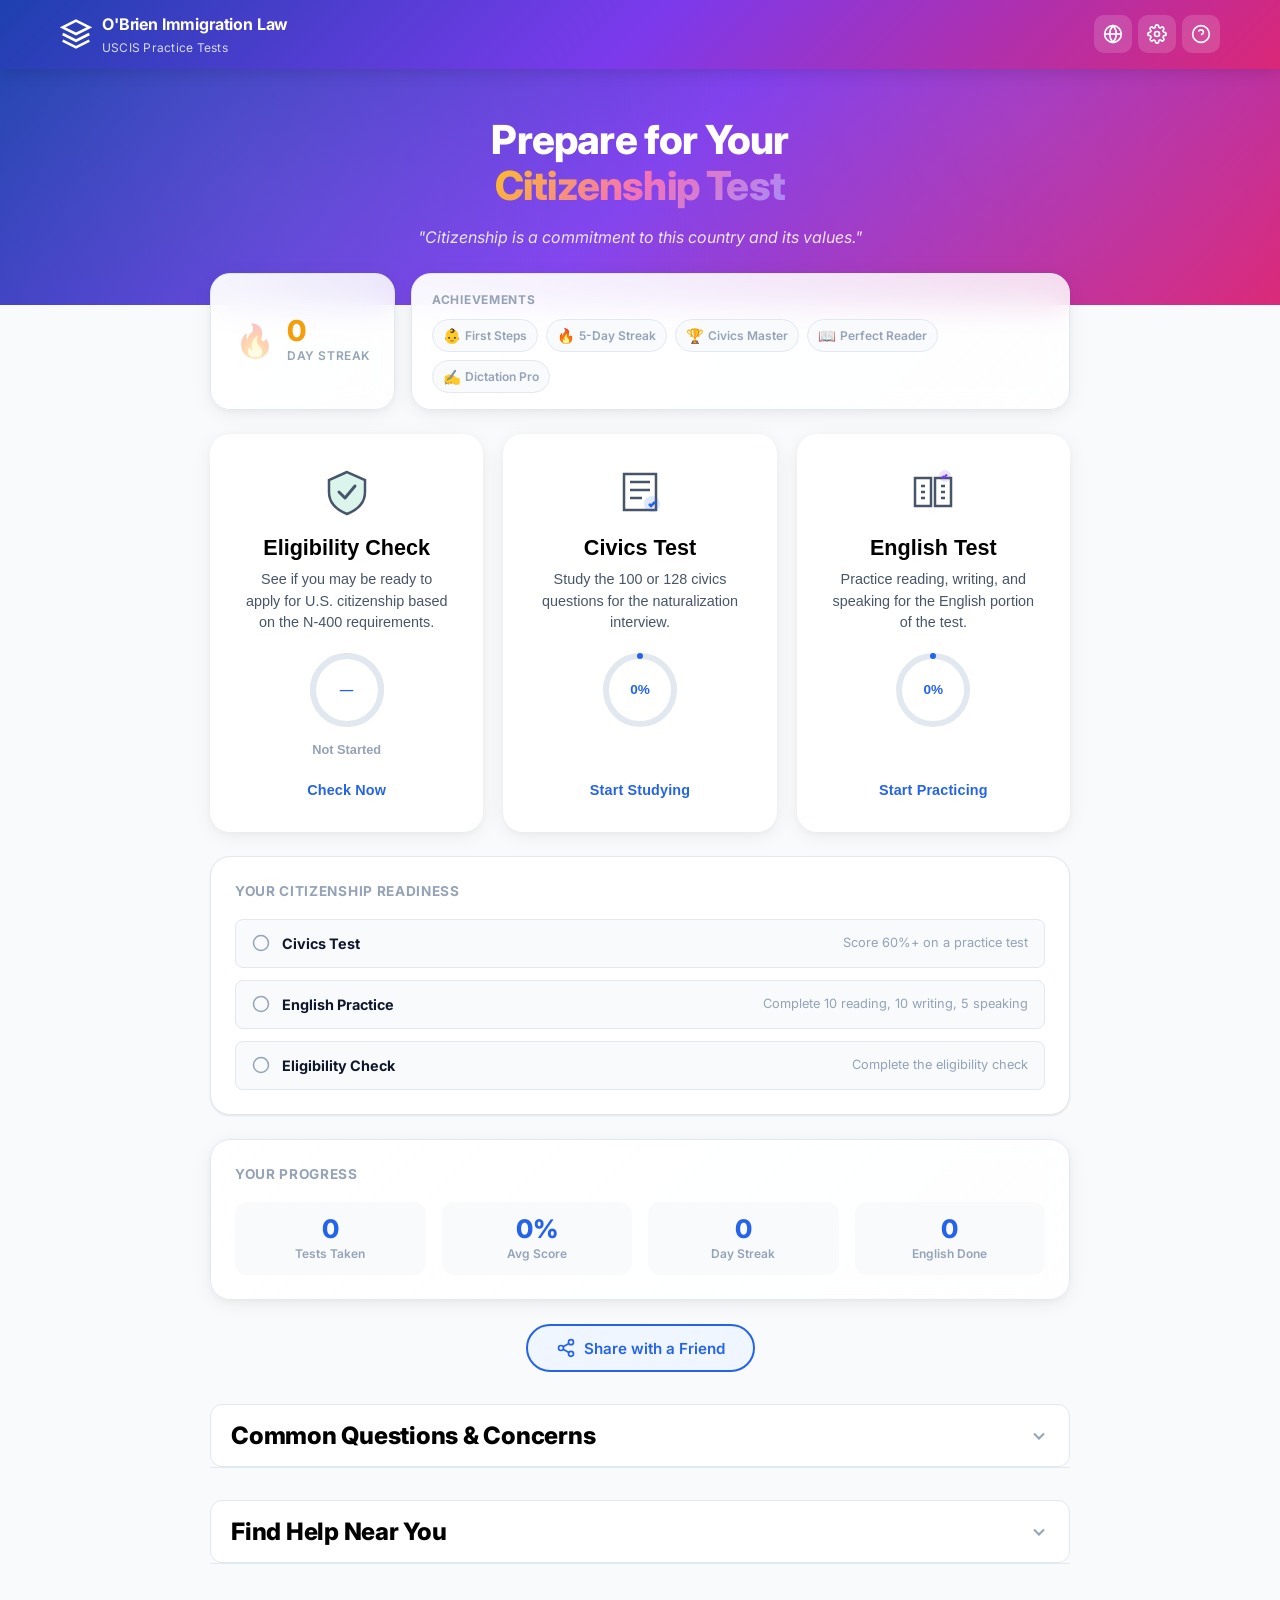
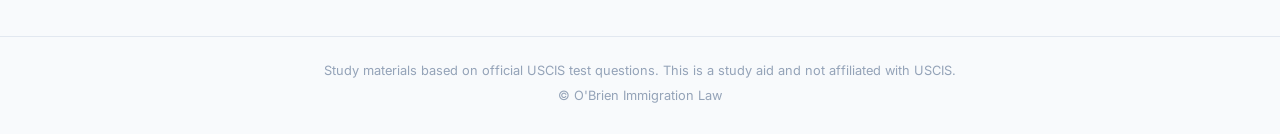
<file: index.html>
<!DOCTYPE html>
<html lang="en">
<head>
    <meta charset="UTF-8">
    <meta name="viewport" content="width=device-width, initial-scale=1.0">
    <title>USCIS Practice Test | O'Brien Immigration Law</title>
    <link rel="stylesheet" href="civics.css">
    <link rel="preconnect" href="https://fonts.googleapis.com">
    <link rel="preconnect" href="https://fonts.gstatic.com" crossorigin>
    <link href="https://fonts.googleapis.com/css2?family=Inter:wght@400;500;600;700;800&display=swap" rel="stylesheet">
</head>
<body>
    <!-- Confetti overlay -->
    <div id="confettiOverlay" class="confetti-overlay" aria-hidden="true"></div>

    <!-- Save indicator toast -->
    <div id="saveIndicator" class="save-indicator" aria-live="polite">
        <svg viewBox="0 0 24 24" fill="none" stroke="currentColor" stroke-width="2" width="16" height="16"><path d="M22 11.08V12a10 10 0 1 1-5.93-9.14"/><polyline points="22 4 12 14.01 9 11.01"/></svg>
        <span data-i18n="saved">Saved</span>
    </div>

    <!-- Share toast -->
    <div id="shareToast" class="share-toast" aria-live="polite"></div>

    <!-- Hidden landing (kept for language dropdown reference) -->
    <div id="landingPage" style="display:none;">
        <div class="landing-lang">
            <div class="lang-dropdown" id="landingLangDropdown" style="display:none;"></div>
        </div>
    </div>

    <!-- Header -->
    <header class="header" role="banner" id="mainHeader">
        <div class="header-inner">
            <div class="brand" id="brandHome" role="button" tabindex="0" aria-label="Go to home screen">
                <svg class="brand-icon" viewBox="0 0 24 24" fill="none" stroke="currentColor" stroke-width="2" aria-hidden="true">
                    <path d="M12 2L2 7l10 5 10-5-10-5zM2 17l10 5 10-5M2 12l10 5 10-5"/>
                </svg>
                <div>
                    <div class="brand-name">O'Brien Immigration Law</div>
                    <div class="brand-subtitle">USCIS Practice Tests</div>
                </div>
            </div>
            <div class="header-actions">
                <!-- Language selector in header -->
                <div class="header-lang-wrapper">
                    <button class="icon-btn" id="headerLangBtn" aria-label="Select language" title="Language">
                        <svg viewBox="0 0 24 24" fill="none" stroke="currentColor" stroke-width="2" width="20" height="20"><circle cx="12" cy="12" r="10"/><line x1="2" y1="12" x2="22" y2="12"/><path d="M12 2a15.3 15.3 0 0 1 4 10 15.3 15.3 0 0 1-4 10 15.3 15.3 0 0 1-4-10 15.3 15.3 0 0 1 4-10z"/></svg>
                    </button>
                    <div class="lang-dropdown" id="headerLangDropdown" style="display:none;"></div>
                </div>
                <!-- User menu placeholder for future use -->
                <button class="icon-btn" id="settingsToggle" aria-label="Settings" title="Settings">
                    <svg viewBox="0 0 24 24" fill="none" stroke="currentColor" stroke-width="2" width="20" height="20"><circle cx="12" cy="12" r="3"/><path d="M19.4 15a1.65 1.65 0 0 0 .33 1.82l.06.06a2 2 0 0 1-2.83 2.83l-.06-.06a1.65 1.65 0 0 0-1.82-.33 1.65 1.65 0 0 0-1 1.51V21a2 2 0 0 1-4 0v-.09A1.65 1.65 0 0 0 9 19.4a1.65 1.65 0 0 0-1.82.33l-.06.06a2 2 0 0 1-2.83-2.83l.06-.06A1.65 1.65 0 0 0 4.68 15a1.65 1.65 0 0 0-1.51-1H3a2 2 0 0 1 0-4h.09A1.65 1.65 0 0 0 4.6 9a1.65 1.65 0 0 0-.33-1.82l-.06-.06a2 2 0 0 1 2.83-2.83l.06.06A1.65 1.65 0 0 0 9 4.68a1.65 1.65 0 0 0 1-1.51V3a2 2 0 0 1 4 0v.09a1.65 1.65 0 0 0 1 1.51 1.65 1.65 0 0 0 1.82-.33l.06-.06a2 2 0 0 1 2.83 2.83l-.06.06A1.65 1.65 0 0 0 19.4 9a1.65 1.65 0 0 0 1.51 1H21a2 2 0 0 1 0 4h-.09a1.65 1.65 0 0 0-1.51 1z"/></svg>
                </button>
                <button class="icon-btn" id="shortcutsToggle" aria-label="Keyboard shortcuts" title="Keyboard shortcuts">
                    <svg viewBox="0 0 24 24" fill="none" stroke="currentColor" stroke-width="2" width="20" height="20"><circle cx="12" cy="12" r="10"/><path d="M9.09 9a3 3 0 0 1 5.83 1c0 2-3 3-3 3"/><line x1="12" y1="17" x2="12.01" y2="17"/></svg>
                </button>
                <button class="back-btn" id="backBtn" aria-label="Go back" style="display:none;">
                    <svg viewBox="0 0 24 24" fill="none" stroke="currentColor" stroke-width="2" width="20" height="20"><path d="M19 12H5M12 19l-7-7 7-7"/></svg>
                    <span data-i18n="back">Back</span>
                </button>
            </div>
        </div>
    </header>

    <!-- Settings Modal -->
    <div id="settingsModal" class="modal-overlay" style="display:none;" role="dialog" aria-label="Settings" aria-modal="true">
        <div class="modal-card glass-card">
            <div class="modal-header">
                <h2>Settings</h2>
                <button class="icon-btn" id="settingsClose" aria-label="Close settings">
                    <svg viewBox="0 0 24 24" fill="none" stroke="currentColor" stroke-width="2" width="20" height="20"><line x1="18" y1="6" x2="6" y2="18"/><line x1="6" y1="6" x2="18" y2="18"/></svg>
                </button>
            </div>
            <div class="modal-body">
                <div class="setting-group">
                    <label class="setting-label" for="voiceSelect">Voice</label>
                    <select id="voiceSelect" class="setting-select" aria-label="Select voice">
                        <option value="">Loading voices...</option>
                    </select>
                    <p class="setting-help">Choose a voice for text-to-speech.</p>
                </div>
                <div class="setting-group">
                    <label class="setting-label">Sound Effects</label>
                    <div class="toggle-row">
                        <span class="toggle-label-text">Play sounds for correct/wrong answers</span>
                        <button class="toggle-switch" id="soundToggle" role="switch" aria-checked="true" aria-label="Toggle sound effects">
                            <span class="toggle-knob"></span>
                        </button>
                    </div>
                </div>
            </div>
        </div>
    </div>

    <!-- Shortcuts Modal -->
    <div id="shortcutsModal" class="modal-overlay" style="display:none;" role="dialog" aria-label="Keyboard shortcuts" aria-modal="true">
        <div class="modal-card glass-card">
            <div class="modal-header">
                <h2>Keyboard Shortcuts</h2>
                <button class="icon-btn" id="shortcutsClose" aria-label="Close shortcuts">
                    <svg viewBox="0 0 24 24" fill="none" stroke="currentColor" stroke-width="2" width="20" height="20"><line x1="18" y1="6" x2="6" y2="18"/><line x1="6" y1="6" x2="18" y2="18"/></svg>
                </button>
            </div>
            <div class="modal-body">
                <div class="shortcut-list">
                    <div class="shortcut-item"><kbd>Space</kbd><span>Flip flashcard</span></div>
                    <div class="shortcut-item"><kbd>&larr;</kbd><span>Previous card</span></div>
                    <div class="shortcut-item"><kbd>&rarr;</kbd><span>Next card</span></div>
                    <div class="shortcut-item"><kbd>R</kbd><span>Read aloud</span></div>
                    <div class="shortcut-item"><kbd>S</kbd><span>Shuffle cards</span></div>
                    <div class="shortcut-item"><kbd>1</kbd><span>I Got It Right</span></div>
                    <div class="shortcut-item"><kbd>2</kbd><span>I Got It Wrong</span></div>
                </div>
            </div>
        </div>
    </div>

    <!-- Achievement Toast -->
    <div id="achievementToast" class="achievement-toast" style="display:none;" aria-live="polite">
        <div class="achievement-toast-inner">
            <span class="achievement-toast-icon" id="achievementToastIcon"></span>
            <div>
                <div class="achievement-toast-title" id="achievementToastTitle"></div>
                <div class="achievement-toast-desc" id="achievementToastDesc"></div>
            </div>
        </div>
    </div>

    <!-- ========== HOME SCREEN ========== -->
    <main id="homeScreen" class="home-screen" role="main">
        <!-- Hero -->
        <div class="hero">
            <div class="hero-pattern"></div>
            <div class="hero-content">
                <h1 class="hero-title" data-i18n-html="hero_title">Prepare for Your<br><span class="gradient-text">Citizenship Test</span></h1>
                <p class="hero-quote" id="heroQuote"></p>
            </div>
        </div>

        <div class="home-container">
            <!-- Streak + Achievements row -->
            <div class="streak-achievements-row">
                <div class="streak-card glass-card" id="streakCard">
                    <div class="streak-flame" id="streakFlame">&#128293;</div>
                    <div class="streak-info">
                        <div class="streak-count" id="homeStreakCount">0</div>
                        <div class="streak-label" data-i18n="day_streak">Day Streak</div>
                    </div>
                </div>
                <div class="achievements-card glass-card" id="achievementsCard">
                    <div class="achievements-title" data-i18n="achievements">Achievements</div>
                    <div class="achievements-badges" id="achievementsBadges"></div>
                </div>
            </div>

            <!-- Main cards -->
            <div class="home-cards">
                <button class="home-card glass-card" id="eligibilityCard" aria-label="N-400 Eligibility Check">
                    <div class="home-card-icon">
                        <svg viewBox="0 0 48 48" fill="none" stroke="currentColor" stroke-width="2.5" width="48" height="48">
                            <path d="M24 4L6 12v12c0 11 8 18 18 22 10-4 18-11 18-22V12L24 4z" fill="var(--success)" stroke="none" opacity="0.15"/>
                            <path d="M24 4L6 12v12c0 11 8 18 18 22 10-4 18-11 18-22V12L24 4z"/>
                            <polyline points="16 24 22 30 32 18" stroke-width="3" stroke-linecap="round" stroke-linejoin="round"/>
                        </svg>
                    </div>
                    <h2 class="home-card-title" data-i18n="eligibility_check">Eligibility Check</h2>
                    <p class="home-card-desc">See if you may be ready to apply for U.S. citizenship based on the N-400 requirements.</p>
                    <div class="home-card-progress" id="eligibilityProgress">
                        <svg class="elig-donut-svg" viewBox="0 0 80 80" id="eligDonut">
                            <circle class="progress-ring-bg" cx="40" cy="40" r="34" fill="none" stroke-width="6"/>
                            <circle class="elig-donut-green" cx="40" cy="40" r="34" fill="none" stroke-width="6" stroke-dasharray="0 213.63" stroke-dashoffset="0"/>
                            <circle class="elig-donut-yellow" cx="40" cy="40" r="34" fill="none" stroke-width="6" stroke-dasharray="0 213.63" stroke-dashoffset="0"/>
                            <circle class="elig-donut-red" cx="40" cy="40" r="34" fill="none" stroke-width="6" stroke-dasharray="0 213.63" stroke-dashoffset="0"/>
                            <circle class="elig-donut-gray" cx="40" cy="40" r="34" fill="none" stroke-width="6" stroke-dasharray="0 213.63" stroke-dashoffset="0"/>
                        </svg>
                        <span class="progress-ring-text" id="eligRingText"></span>
                    </div>
                    <div class="home-card-status" id="eligibilityStatus"></div>
                    <span class="home-card-action" data-i18n="check_now">Check Now <svg viewBox="0 0 24 24" fill="none" stroke="currentColor" stroke-width="2.5" width="16" height="16"><line x1="5" y1="12" x2="19" y2="12"/><polyline points="12 5 19 12 12 19"/></svg></span>
                </button>

                <button class="home-card glass-card" id="civicsCard" aria-label="Practice Civics Test">
                    <div class="home-card-icon">
                        <svg viewBox="0 0 48 48" fill="none" stroke="currentColor" stroke-width="2.5" width="48" height="48"><path d="M8 6h32v36H8z" rx="3"/><path d="M14 14h20M14 22h20M14 30h12"/><circle cx="36" cy="36" r="8" fill="var(--primary)" stroke="none" opacity="0.15"/><path d="M33 36l2 2 4-4" stroke="var(--primary)" stroke-width="2.5"/></svg>
                    </div>
                    <h2 class="home-card-title" data-i18n="civics_test">Civics Test</h2>
                    <p class="home-card-desc">Study the 100 or 128 civics questions for the naturalization interview.</p>
                    <div class="home-card-progress" id="civicsProgress">
                        <svg class="progress-ring-svg" viewBox="0 0 80 80">
                            <circle class="progress-ring-bg" cx="40" cy="40" r="34" fill="none" stroke-width="6"/>
                            <circle class="progress-ring-fill" id="civicsRingFill" cx="40" cy="40" r="34" fill="none" stroke-width="6" stroke-dasharray="213.63" stroke-dashoffset="213.63"/>
                        </svg>
                        <span class="progress-ring-text" id="civicsRingText">0%</span>
                    </div>
                    <div class="home-card-status" id="civicsStatus"></div>
                    <span class="home-card-action" data-i18n="start_studying">Start Studying <svg viewBox="0 0 24 24" fill="none" stroke="currentColor" stroke-width="2.5" width="16" height="16"><line x1="5" y1="12" x2="19" y2="12"/><polyline points="12 5 19 12 12 19"/></svg></span>
                </button>

                <button class="home-card glass-card" id="englishCard" aria-label="Practice English Test">
                    <div class="home-card-icon">
                        <svg viewBox="0 0 48 48" fill="none" stroke="currentColor" stroke-width="2.5" width="48" height="48"><path d="M6 10h16v28H6z" rx="2"/><path d="M26 10h16v28H26z" rx="2"/><path d="M12 18h4M12 24h4M12 30h4M32 18h4M32 24h4M32 30h4"/><circle cx="36" cy="8" r="6" fill="var(--secondary)" stroke="none" opacity="0.15"/><path d="M33.5 8l1.5 1.5 3-3" stroke="var(--secondary)" stroke-width="2"/></svg>
                    </div>
                    <h2 class="home-card-title" data-i18n="english_test">English Test</h2>
                    <p class="home-card-desc">Practice reading, writing, and speaking for the English portion of the test.</p>
                    <div class="home-card-progress" id="englishProgress">
                        <svg class="progress-ring-svg" viewBox="0 0 80 80">
                            <circle class="progress-ring-bg" cx="40" cy="40" r="34" fill="none" stroke-width="6"/>
                            <circle class="progress-ring-fill" id="englishRingFill" cx="40" cy="40" r="34" fill="none" stroke-width="6" stroke-dasharray="213.63" stroke-dashoffset="213.63"/>
                        </svg>
                        <span class="progress-ring-text" id="englishRingText">0%</span>
                    </div>
                    <div class="home-card-status" id="englishStatus"></div>
                    <span class="home-card-action" data-i18n="start_practicing">Start Practicing <svg viewBox="0 0 24 24" fill="none" stroke="currentColor" stroke-width="2.5" width="16" height="16"><line x1="5" y1="12" x2="19" y2="12"/><polyline points="12 5 19 12 12 19"/></svg></span>
                </button>
            </div>

            <!-- Ready to Apply / Progress Section -->
            <div id="readyToApply"></div>

            <!-- Quick Stats -->
            <div class="quick-stats glass-card" id="quickStats">
                <h3 class="quick-stats-title" data-i18n="your_progress">Your Progress</h3>
                <div class="quick-stats-grid" id="quickStatsGrid"></div>
            </div>

            <!-- Share with a Friend -->
            <div class="share-section" id="shareSection">
                <button class="share-toggle-btn" id="shareToggleBtn">
                    <svg viewBox="0 0 24 24" fill="none" stroke="currentColor" stroke-width="2" width="20" height="20"><circle cx="18" cy="5" r="3"/><circle cx="6" cy="12" r="3"/><circle cx="18" cy="19" r="3"/><line x1="8.59" y1="13.51" x2="15.42" y2="17.49"/><line x1="15.41" y1="6.51" x2="8.59" y2="10.49"/></svg>
                    <span data-i18n="share_with_friend">Share with a Friend</span>
                </button>
                <div class="share-card glass-card" id="shareCard" style="display:none;">
                    <div class="share-tabs">
                        <button class="share-tab active" id="shareTabSms" data-i18n="share_tab_sms">Text Message</button>
                        <button class="share-tab" id="shareTabEmail" data-i18n="share_tab_email">Email</button>
                    </div>
                    <div class="share-form" id="shareSmsForm">
                        <div class="share-field">
                            <label for="shareSmsName" data-i18n="share_your_name">Your Name</label>
                            <input type="text" id="shareSmsName" placeholder="Your name" autocomplete="given-name">
                        </div>
                        <div class="share-field">
                            <label for="sharePhone" data-i18n="share_phone_label">Phone Number</label>
                            <input type="tel" id="sharePhone" placeholder="+1 (555) 123-4567" autocomplete="tel">
                        </div>
                        <div class="share-field">
                            <label for="shareSmsLang" data-i18n="share_language_label">Message Language</label>
                            <select id="shareSmsLang" class="share-lang-select"></select>
                        </div>
                        <div class="share-preview" id="shareSmsPreview"></div>
                        <button class="share-send-btn" id="shareSendSms" data-i18n="share_send">Send</button>
                    </div>
                    <div class="share-form" id="shareEmailForm" style="display:none;">
                        <div class="share-field">
                            <label for="shareEmailName" data-i18n="share_your_name">Your Name</label>
                            <input type="text" id="shareEmailName" placeholder="Your name" autocomplete="given-name">
                        </div>
                        <div class="share-field">
                            <label for="shareEmail" data-i18n="share_email_label">Email Address</label>
                            <input type="email" id="shareEmail" placeholder="friend@example.com" autocomplete="email">
                        </div>
                        <div class="share-field">
                            <label for="shareEmailLang" data-i18n="share_language_label">Message Language</label>
                            <select id="shareEmailLang" class="share-lang-select"></select>
                        </div>
                        <div class="share-preview" id="shareEmailPreview"></div>
                        <div class="share-email-note" id="shareEmailNote" style="display:none;" data-i18n="share_email_coming_soon">Email sharing coming soon. Use text message for now.</div>
                        <button class="share-send-btn" id="shareSendEmail" data-i18n="share_send">Send</button>
                    </div>
                </div>
            </div>

            <!-- FAQ Section (collapsible) -->
            <div class="collapsible-section" id="faqSection">
                <button class="collapsible-header" id="faqToggle" aria-expanded="false">
                    <h2 class="collapsible-title" data-i18n="common_questions">Common Questions &amp; Concerns</h2>
                    <span class="collapsible-chevron"><svg viewBox="0 0 24 24" fill="none" stroke="currentColor" stroke-width="2.5" width="20" height="20"><polyline points="6 9 12 15 18 9"/></svg></span>
                </button>
                <div class="collapsible-body" id="faqBody">
                <p class="faq-section-subtitle" data-i18n="faq_subtitle">Answers to the questions applicants ask most often.</p>

                <div class="faq-category">
                    <h3 class="faq-category-title"><span class="faq-cat-icon">&#128176;</span> <span data-i18n="faq_cat_money">Money &amp; Costs</span></h3>
                    <div class="faq-item">
                        <button class="faq-question" aria-expanded="false"><span data-i18n="faq_q_cost">How much does it cost to apply for citizenship?</span><span class="faq-chevron"><svg viewBox="0 0 24 24" fill="none" stroke="currentColor" stroke-width="2.5" width="18" height="18"><polyline points="6 9 12 15 18 9"/></svg></span></button>
                        <div class="faq-answer"><p data-i18n="faq_a_cost">The N-400 filing fee is $760 (or $710 online). Fee waivers are available for low-income applicants using Form I-912.</p></div>
                    </div>
                    <div class="faq-item">
                        <button class="faq-question" aria-expanded="false"><span data-i18n="faq_q_fee_help">Can I get help paying for it?</span><span class="faq-chevron"><svg viewBox="0 0 24 24" fill="none" stroke="currentColor" stroke-width="2.5" width="18" height="18"><polyline points="6 9 12 15 18 9"/></svg></span></button>
                        <div class="faq-answer"><p data-i18n="faq_a_fee_help">Yes. Many non-profit organizations offer fee assistance. See the resources section below.</p></div>
                    </div>
                </div>

                <div class="faq-category">
                    <h3 class="faq-category-title"><span class="faq-cat-icon">&#128274;</span> <span data-i18n="faq_cat_privacy">Privacy &amp; Safety</span></h3>
                    <div class="faq-item">
                        <button class="faq-question" aria-expanded="false"><span data-i18n="faq_q_info_shared">Will my information be shared?</span><span class="faq-chevron"><svg viewBox="0 0 24 24" fill="none" stroke="currentColor" stroke-width="2.5" width="18" height="18"><polyline points="6 9 12 15 18 9"/></svg></span></button>
                        <div class="faq-answer"><p data-i18n="faq_a_info_shared">USCIS keeps your application confidential. Information is protected under federal privacy laws.</p></div>
                    </div>
                    <div class="faq-item">
                        <button class="faq-question" aria-expanded="false"><span data-i18n="faq_q_dv">Can I apply if I'm in a domestic violence situation?</span><span class="faq-chevron"><svg viewBox="0 0 24 24" fill="none" stroke="currentColor" stroke-width="2.5" width="18" height="18"><polyline points="6 9 12 15 18 9"/></svg></span></button>
                        <div class="faq-answer"><p data-i18n="faq_a_dv">Yes. VAWA (Violence Against Women Act) protections may apply. Contact a legal aid organization for confidential help.</p></div>
                    </div>
                </div>

                <div class="faq-category">
                    <h3 class="faq-category-title"><span class="faq-cat-icon">&#9878;&#65039;</span> <span data-i18n="faq_cat_criminal">Criminal Background</span></h3>
                    <div class="faq-item">
                        <button class="faq-question" aria-expanded="false"><span data-i18n="faq_q_arrested_dropped">I was arrested but charges were dropped. Do I still have to disclose it?</span><span class="faq-chevron"><svg viewBox="0 0 24 24" fill="none" stroke="currentColor" stroke-width="2.5" width="18" height="18"><polyline points="6 9 12 15 18 9"/></svg></span></button>
                        <div class="faq-answer"><p data-i18n="faq_a_arrested_dropped">Yes. You must disclose ALL arrests, charges, citations, and detentions &mdash; even if dismissed, expunged, or sealed.</p></div>
                    </div>
                    <div class="faq-item">
                        <button class="faq-question" aria-expanded="false"><span data-i18n="faq_q_dui">Will a DUI prevent me from becoming a citizen?</span><span class="faq-chevron"><svg viewBox="0 0 24 24" fill="none" stroke="currentColor" stroke-width="2.5" width="18" height="18"><polyline points="6 9 12 15 18 9"/></svg></span></button>
                        <div class="faq-answer"><p data-i18n="faq_a_dui">A single DUI is typically not a bar, but two or more DUIs may be. Consult an immigration attorney.</p></div>
                    </div>
                    <div class="faq-item">
                        <button class="faq-question" aria-expanded="false"><span data-i18n="faq_q_juvenile">I had a juvenile offense. Does that count?</span><span class="faq-chevron"><svg viewBox="0 0 24 24" fill="none" stroke="currentColor" stroke-width="2.5" width="18" height="18"><polyline points="6 9 12 15 18 9"/></svg></span></button>
                        <div class="faq-answer"><p data-i18n="faq_a_juvenile">Juvenile offenses may still need to be disclosed. Consult an attorney for guidance.</p></div>
                    </div>
                </div>

                <div class="faq-category">
                    <h3 class="faq-category-title"><span class="faq-cat-icon">&#128203;</span> <span data-i18n="faq_cat_taxes">Taxes</span></h3>
                    <div class="faq-item">
                        <button class="faq-question" aria-expanded="false"><span data-i18n="faq_q_missed_taxes">What if I missed filing taxes for one year?</span><span class="faq-chevron"><svg viewBox="0 0 24 24" fill="none" stroke="currentColor" stroke-width="2.5" width="18" height="18"><polyline points="6 9 12 15 18 9"/></svg></span></button>
                        <div class="faq-answer"><p data-i18n="faq_a_missed_taxes">File the missing return(s) before your interview. Bring IRS tax transcripts as proof.</p></div>
                    </div>
                    <div class="faq-item">
                        <button class="faq-question" aria-expanded="false"><span data-i18n="faq_q_tax_docs">Do I need to bring tax documents to my interview?</span><span class="faq-chevron"><svg viewBox="0 0 24 24" fill="none" stroke="currentColor" stroke-width="2.5" width="18" height="18"><polyline points="6 9 12 15 18 9"/></svg></span></button>
                        <div class="faq-answer"><p data-i18n="faq_a_tax_docs">Yes. Bring IRS tax transcripts for the past 3&ndash;5 years (depending on your track).</p></div>
                    </div>
                </div>

                <div class="faq-category">
                    <h3 class="faq-category-title"><span class="faq-cat-icon">&#9992;&#65039;</span> <span data-i18n="faq_cat_travel">Travel</span></h3>
                    <div class="faq-item">
                        <button class="faq-question" aria-expanded="false"><span data-i18n="faq_q_travel_pending">Can I travel while my N-400 is pending?</span><span class="faq-chevron"><svg viewBox="0 0 24 24" fill="none" stroke="currentColor" stroke-width="2.5" width="18" height="18"><polyline points="6 9 12 15 18 9"/></svg></span></button>
                        <div class="faq-answer"><p data-i18n="faq_a_travel_pending">Yes, but extended travel during the process could cause issues. Keep trips short.</p></div>
                    </div>
                    <div class="faq-item">
                        <button class="faq-question" aria-expanded="false"><span data-i18n="faq_q_long_trip">I took a long trip. Is my application ruined?</span><span class="faq-chevron"><svg viewBox="0 0 24 24" fill="none" stroke="currentColor" stroke-width="2.5" width="18" height="18"><polyline points="6 9 12 15 18 9"/></svg></span></button>
                        <div class="faq-answer"><p data-i18n="faq_a_long_trip">Not necessarily. Trips under 6 months are usually fine. 6&ndash;12 months need explanation. Over 1 year may require restarting.</p></div>
                    </div>
                </div>

                <div class="faq-category">
                    <h3 class="faq-category-title"><span class="faq-cat-icon">&#128179;</span> <span data-i18n="faq_cat_green_card">Green Card Issues</span></h3>
                    <div class="faq-item">
                        <button class="faq-question" aria-expanded="false"><span data-i18n="faq_q_expired_gc">My green card expired. Can I still apply?</span><span class="faq-chevron"><svg viewBox="0 0 24 24" fill="none" stroke="currentColor" stroke-width="2.5" width="18" height="18"><polyline points="6 9 12 15 18 9"/></svg></span></button>
                        <div class="faq-answer"><p data-i18n="faq_a_expired_gc">Yes. An expired green card does not affect your immigration status. You can apply with an expired card.</p></div>
                    </div>
                    <div class="faq-item">
                        <button class="faq-question" aria-expanded="false"><span data-i18n="faq_q_divorced">I got my green card through marriage but I'm now divorced. Can I still apply?</span><span class="faq-chevron"><svg viewBox="0 0 24 24" fill="none" stroke="currentColor" stroke-width="2.5" width="18" height="18"><polyline points="6 9 12 15 18 9"/></svg></span></button>
                        <div class="faq-answer"><p data-i18n="faq_a_divorced">If you've been an LPR for 5+ years, yes (using the standard 5-year track, not the 3-year married track).</p></div>
                    </div>
                </div>

                <div class="faq-category">
                    <h3 class="faq-category-title"><span class="faq-cat-icon">&#128221;</span> <span data-i18n="faq_cat_process">General Process</span></h3>
                    <div class="faq-item">
                        <button class="faq-question" aria-expanded="false"><span data-i18n="faq_q_how_long">How long does the process take?</span><span class="faq-chevron"><svg viewBox="0 0 24 24" fill="none" stroke="currentColor" stroke-width="2.5" width="18" height="18"><polyline points="6 9 12 15 18 9"/></svg></span></button>
                        <div class="faq-answer"><p data-i18n="faq_a_how_long">Currently 6&ndash;12 months from filing to oath ceremony, depending on your location.</p></div>
                    </div>
                    <div class="faq-item">
                        <button class="faq-question" aria-expanded="false"><span data-i18n="faq_q_interview">What happens at the interview?</span><span class="faq-chevron"><svg viewBox="0 0 24 24" fill="none" stroke="currentColor" stroke-width="2.5" width="18" height="18"><polyline points="6 9 12 15 18 9"/></svg></span></button>
                        <div class="faq-answer"><p data-i18n="faq_a_interview">A USCIS officer will review your N-400, test your English, ask civics questions, and ask about your background.</p></div>
                    </div>
                    <div class="faq-item">
                        <button class="faq-question" aria-expanded="false"><span data-i18n="faq_q_interpreter">Can I bring an interpreter?</span><span class="faq-chevron"><svg viewBox="0 0 24 24" fill="none" stroke="currentColor" stroke-width="2.5" width="18" height="18"><polyline points="6 9 12 15 18 9"/></svg></span></button>
                        <div class="faq-answer"><p data-i18n="faq_a_interpreter">Only if you qualify for the English test exemption. Otherwise, the interview is conducted in English.</p></div>
                    </div>
                </div>
                </div>
            </div>

            <!-- Resources Section (collapsible) -->
            <div class="collapsible-section" id="resourcesSection">
                <button class="collapsible-header" id="resourcesToggle" aria-expanded="false">
                    <h2 class="collapsible-title" data-i18n="find_help">Find Help Near You</h2>
                    <span class="collapsible-chevron"><svg viewBox="0 0 24 24" fill="none" stroke="currentColor" stroke-width="2.5" width="20" height="20"><polyline points="6 9 12 15 18 9"/></svg></span>
                </button>
                <div class="collapsible-body" id="resourcesBody">
                <p class="resources-section-subtitle" data-i18n="resources_subtitle">Organizations and attorneys who can help with your citizenship journey.</p>

                <h3 class="resources-group-title"><span class="resource-badge resource-badge--nonprofit">Non-Profit</span> Legal Aid</h3>
                <div class="resources-grid">
                    <div class="resource-card glass-card">
                        <div class="resource-card-name">Catholic Charities Immigration Services</div>
                        <div class="resource-card-detail"><a href="tel:5551234567">(555) 123-4567</a></div>
                        <div class="resource-card-desc">Provides free legal assistance for naturalization</div>
                    </div>
                    <div class="resource-card glass-card">
                        <div class="resource-card-name">International Rescue Committee (IRC)</div>
                        <div class="resource-card-detail"><a href="tel:5552345678">(555) 234-5678</a></div>
                        <div class="resource-card-desc">Citizenship preparation classes and legal help</div>
                    </div>
                    <div class="resource-card glass-card">
                        <div class="resource-card-name">CLINIC (Catholic Legal Immigration Network)</div>
                        <div class="resource-card-detail"><a href="tel:5553456789">(555) 345-6789</a></div>
                        <div class="resource-card-desc">Network of immigration legal services</div>
                    </div>
                    <div class="resource-card glass-card">
                        <div class="resource-card-name">American Immigration Lawyers Association</div>
                        <div class="resource-card-detail"><a href="tel:5554567890">(555) 456-7890</a></div>
                        <div class="resource-card-desc">Attorney referral service</div>
                    </div>
                    <div class="resource-card glass-card">
                        <div class="resource-card-name">Local Legal Aid Society</div>
                        <div class="resource-card-detail"><a href="tel:5555678901">(555) 567-8901</a></div>
                        <div class="resource-card-desc">Free consultations for eligible applicants</div>
                    </div>
                </div>

                <h3 class="resources-group-title"><span class="resource-badge resource-badge--attorney">Attorney</span> Immigration Attorneys</h3>
                <div class="resources-grid">
                    <div class="resource-card glass-card">
                        <div class="resource-card-name">Maria Garcia, Esq.</div>
                        <div class="resource-card-firm">Garcia Immigration Law</div>
                        <div class="resource-card-detail"><a href="tel:5551112222">(555) 111-2222</a> &middot; <a href="https://mgarcialaw.com" target="_blank" rel="noopener">mgarcialaw.com</a></div>
                    </div>
                    <div class="resource-card glass-card">
                        <div class="resource-card-name">David Kim, Esq.</div>
                        <div class="resource-card-firm">Kim &amp; Associates</div>
                        <div class="resource-card-detail"><a href="tel:5552223333">(555) 222-3333</a> &middot; <a href="https://kimimmigration.com" target="_blank" rel="noopener">kimimmigration.com</a></div>
                    </div>
                    <div class="resource-card glass-card">
                        <div class="resource-card-name">O'Brien Immigration Law</div>
                        <div class="resource-card-firm">"Our team is here to help"</div>
                        <div class="resource-card-detail"><a href="tel:5105550100">(510) 555-0100</a> &middot; <a href="https://obrienimmigration.com" target="_blank" rel="noopener">obrienimmigration.com</a></div>
                    </div>
                </div>

                <p class="resources-disclaimer" data-i18n="resources_disclaimer">This is a demo list. Contact information is for illustration purposes.</p>
                </div>
            </div>
        </div>
    </main>

    <!-- ========== CIVICS: TEST SELECTION ========== -->
    <div id="civicsSelection" class="screen" style="display:none;">
        <div class="selection-container">
            <h1 class="selection-title">Choose Your<br><span class="gradient-text">Civics Test</span></h1>
            <p class="selection-desc">The civics test is an oral test where a USCIS officer asks you up to 10 questions. You must answer 6 correctly to pass.</p>
            <div class="test-cards">
                <button class="test-card glass-card" data-test="2008" aria-label="Start 2008 Test">
                    <div class="test-card-badge">Current Test</div>
                    <h2 class="test-card-title">2008 Test</h2>
                    <div class="test-card-stats">
                        <div class="stat"><span class="stat-number">100</span><span class="stat-label">Questions</span></div>
                        <div class="stat"><span class="stat-number">6/10</span><span class="stat-label">To Pass</span></div>
                    </div>
                    <p class="test-card-desc">The standard civics test used for most naturalization applicants.</p>
                    <span class="test-card-action">Start Studying <svg viewBox="0 0 24 24" fill="none" stroke="currentColor" stroke-width="2.5" width="16" height="16"><line x1="5" y1="12" x2="19" y2="12"/><polyline points="12 5 19 12 12 19"/></svg></span>
                </button>
                <button class="test-card glass-card" data-test="2024" aria-label="Start 2024 Test">
                    <div class="test-card-badge test-card-badge--alt">Redesigned</div>
                    <h2 class="test-card-title">2024 Test</h2>
                    <div class="test-card-stats">
                        <div class="stat"><span class="stat-number">128</span><span class="stat-label">Questions</span></div>
                        <div class="stat"><span class="stat-number">6/10</span><span class="stat-label">To Pass</span></div>
                    </div>
                    <p class="test-card-desc">The redesigned civics test with updated and expanded questions.</p>
                    <span class="test-card-action">Start Studying <svg viewBox="0 0 24 24" fill="none" stroke="currentColor" stroke-width="2.5" width="16" height="16"><line x1="5" y1="12" x2="19" y2="12"/><polyline points="12 5 19 12 12 19"/></svg></span>
                </button>
            </div>
            <p class="selection-note">
                <svg viewBox="0 0 24 24" fill="none" stroke="currentColor" stroke-width="2" width="16" height="16" style="vertical-align:-2px;margin-right:4px;flex-shrink:0"><circle cx="12" cy="12" r="10"/><line x1="12" y1="16" x2="12" y2="12"/><line x1="12" y1="8" x2="12.01" y2="8"/></svg>
                Some answers may change due to elections or appointments. Always study the most current answers before your interview.
            </p>
        </div>
    </div>

    <!-- ========== CIVICS: STUDY APP ========== -->
    <div id="studyApp" class="study-app screen" style="display:none;">
        <!-- Mode Tabs -->
        <nav class="mode-tabs" role="tablist" aria-label="Study modes">
            <button class="mode-tab active" role="tab" aria-selected="true" data-mode="flashcards" id="tab-flashcards" aria-controls="panel-flashcards">
                <svg viewBox="0 0 24 24" fill="none" stroke="currentColor" stroke-width="2" width="18" height="18"><rect x="2" y="3" width="20" height="14" rx="2"/><line x1="8" y1="21" x2="16" y2="21"/><line x1="12" y1="17" x2="12" y2="21"/></svg>
                <span>Flash Cards</span>
            </button>
            <button class="mode-tab" role="tab" aria-selected="false" data-mode="listen" id="tab-listen" aria-controls="panel-listen">
                <svg viewBox="0 0 24 24" fill="none" stroke="currentColor" stroke-width="2" width="18" height="18"><polygon points="11 5 6 9 2 9 2 15 6 15 11 19 11 5"/><path d="M19.07 4.93a10 10 0 0 1 0 14.14M15.54 8.46a5 5 0 0 1 0 7.07"/></svg>
                <span>Listen</span>
            </button>
            <button class="mode-tab" role="tab" aria-selected="false" data-mode="practice" id="tab-practice" aria-controls="panel-practice">
                <svg viewBox="0 0 24 24" fill="none" stroke="currentColor" stroke-width="2" width="18" height="18"><path d="M14 2H6a2 2 0 0 0-2 2v16a2 2 0 0 0 2 2h12a2 2 0 0 0 2-2V8z"/><polyline points="14 2 14 8 20 8"/><line x1="16" y1="13" x2="8" y2="13"/><line x1="16" y1="17" x2="8" y2="17"/></svg>
                <span>Practice Test</span>
            </button>
            <button class="mode-tab" role="tab" aria-selected="false" data-mode="study" id="tab-study" aria-controls="panel-study">
                <svg viewBox="0 0 24 24" fill="none" stroke="currentColor" stroke-width="2" width="18" height="18"><path d="M2 3h6a4 4 0 0 1 4 4v14a3 3 0 0 0-3-3H2z"/><path d="M22 3h-6a4 4 0 0 0-4 4v14a3 3 0 0 1 3-3h7z"/></svg>
                <span>Study</span>
            </button>
            <button class="mode-tab" role="tab" aria-selected="false" data-mode="history" id="tab-history" aria-controls="panel-history">
                <svg viewBox="0 0 24 24" fill="none" stroke="currentColor" stroke-width="2" width="18" height="18"><circle cx="12" cy="12" r="10"/><polyline points="12 6 12 12 16 14"/></svg>
                <span>History</span>
            </button>
        </nav>

        <!-- Flash Cards Panel -->
        <section id="panel-flashcards" class="mode-panel active" role="tabpanel" aria-labelledby="tab-flashcards">
            <div class="panel-toolbar">
                <div class="toolbar-left">
                    <select id="fcCategoryFilter" class="filter-select" aria-label="Filter by category"><option value="all">All Categories</option></select>
                    <button class="toolbar-btn" id="fcShuffle" aria-label="Shuffle cards" title="Shuffle">
                        <svg viewBox="0 0 24 24" fill="none" stroke="currentColor" stroke-width="2" width="18" height="18"><polyline points="16 3 21 3 21 8"/><line x1="4" y1="20" x2="21" y2="3"/><polyline points="21 16 21 21 16 21"/><line x1="15" y1="15" x2="21" y2="21"/><line x1="4" y1="4" x2="9" y2="9"/></svg>
                        <span>Shuffle</span>
                    </button>
                    <button class="toolbar-btn" id="fcWeakFilter" aria-label="Focus on weak questions" title="Focus weak">
                        <svg viewBox="0 0 24 24" fill="none" stroke="currentColor" stroke-width="2" width="18" height="18"><path d="M10.29 3.86L1.82 18a2 2 0 0 0 1.71 3h16.94a2 2 0 0 0 1.71-3L13.71 3.86a2 2 0 0 0-3.42 0z"/><line x1="12" y1="9" x2="12" y2="13"/><line x1="12" y1="17" x2="12.01" y2="17"/></svg>
                        <span>Focus Weak</span>
                    </button>
                </div>
                <div class="toolbar-right">
                    <span class="fc-score-display" id="fcScoreDisplay"></span>
                    <span class="progress-text" id="fcProgress">1 / 100</span>
                </div>
            </div>
            <div class="fc-progress-bar-container">
                <div class="fc-progress-bar" id="fcProgressBar" role="progressbar" aria-valuenow="0" aria-valuemin="0" aria-valuemax="100"></div>
            </div>
            <div class="flashcard-container">
                <button class="nav-arrow nav-arrow-left" id="fcPrev" aria-label="Previous card">
                    <svg viewBox="0 0 24 24" fill="none" stroke="currentColor" stroke-width="2" width="24" height="24"><polyline points="15 18 9 12 15 6"/></svg>
                </button>
                <div class="flashcard-wrapper" id="flashcardWrapper" role="button" tabindex="0" aria-label="Click to flip card">
                    <div class="flashcard" id="flashcard">
                        <div class="flashcard-front">
                            <div class="flashcard-category" id="fcCategory"></div>
                            <div class="flashcard-question" id="fcQuestion"></div>
                            <div class="flashcard-hint">
                                <svg viewBox="0 0 24 24" fill="none" stroke="currentColor" stroke-width="2" width="14" height="14"><path d="M1 12s4-8 11-8 11 8 11 8-4 8-11 8-11-8-11-8z"/><circle cx="12" cy="12" r="3"/></svg>
                                Tap to reveal answer
                            </div>
                        </div>
                        <div class="flashcard-back">
                            <div class="flashcard-category" id="fcCategoryBack"></div>
                            <div class="flashcard-answer-label">Answer(s):</div>
                            <ul class="flashcard-answers" id="fcAnswers"></ul>
                            <div class="flashcard-hint">Tap to see question</div>
                        </div>
                    </div>
                </div>
                <button class="nav-arrow nav-arrow-right" id="fcNext" aria-label="Next card">
                    <svg viewBox="0 0 24 24" fill="none" stroke="currentColor" stroke-width="2" width="24" height="24"><polyline points="9 18 15 12 9 6"/></svg>
                </button>
            </div>
            <div class="fc-assessment" id="fcAssessment" style="display:none;">
                <button class="assess-btn assess-btn--correct" id="fcGotRight" aria-label="I got it right">
                    <svg viewBox="0 0 24 24" fill="none" stroke="currentColor" stroke-width="2.5" width="20" height="20"><polyline points="20 6 9 17 4 12"/></svg>
                    I Got It Right
                </button>
                <button class="assess-btn assess-btn--wrong" id="fcGotWrong" aria-label="I got it wrong">
                    <svg viewBox="0 0 24 24" fill="none" stroke="currentColor" stroke-width="2.5" width="20" height="20"><line x1="18" y1="6" x2="6" y2="18"/><line x1="6" y1="6" x2="18" y2="18"/></svg>
                    I Got It Wrong
                </button>
            </div>
            <div class="flashcard-actions">
                <button class="action-btn" id="fcReadAloud" aria-label="Read aloud">
                    <svg viewBox="0 0 24 24" fill="none" stroke="currentColor" stroke-width="2" width="18" height="18"><polygon points="11 5 6 9 2 9 2 15 6 15 11 19 11 5"/><path d="M15.54 8.46a5 5 0 0 1 0 7.07"/></svg>
                    Read Aloud
                </button>
            </div>
        </section>

        <!-- Listen Panel -->
        <section id="panel-listen" class="mode-panel" role="tabpanel" aria-labelledby="tab-listen">
            <div class="panel-toolbar">
                <div class="toolbar-left">
                    <select id="listenCategoryFilter" class="filter-select" aria-label="Filter by category"><option value="all">All Categories</option></select>
                    <select id="listenContent" class="filter-select" aria-label="What to play">
                        <option value="both">Questions & Answers</option>
                        <option value="questions">Questions Only</option>
                        <option value="answers">Answers Only</option>
                    </select>
                </div>
                <div class="toolbar-right">
                    <label class="speed-label" for="listenSpeed">Speed:</label>
                    <select id="listenSpeed" class="filter-select filter-select--small" aria-label="Playback speed">
                        <option value="0.75">0.75x</option>
                        <option value="1" selected>1x</option>
                        <option value="1.25">1.25x</option>
                    </select>
                </div>
            </div>
            <div class="listen-display glass-card">
                <div class="listen-progress" id="listenProgress">1 / 100</div>
                <div class="listen-category" id="listenCategory"></div>
                <div class="listen-question" id="listenQuestion"></div>
                <div class="listen-answer" id="listenAnswer"></div>
            </div>
            <div class="listen-controls">
                <button class="listen-btn" id="listenPrev" aria-label="Previous">
                    <svg viewBox="0 0 24 24" fill="none" stroke="currentColor" stroke-width="2" width="22" height="22"><polygon points="19 20 9 12 19 4 19 20"/><line x1="5" y1="19" x2="5" y2="5"/></svg>
                </button>
                <button class="listen-btn listen-btn--play" id="listenPlayPause" aria-label="Play">
                    <svg class="play-icon" viewBox="0 0 24 24" fill="currentColor" width="28" height="28"><polygon points="5 3 19 12 5 21 5 3"/></svg>
                    <svg class="pause-icon" viewBox="0 0 24 24" fill="currentColor" width="28" height="28" style="display:none"><rect x="6" y="4" width="4" height="16"/><rect x="14" y="4" width="4" height="16"/></svg>
                </button>
                <button class="listen-btn" id="listenNext" aria-label="Next">
                    <svg viewBox="0 0 24 24" fill="none" stroke="currentColor" stroke-width="2" width="22" height="22"><polygon points="5 4 15 12 5 20 5 4"/><line x1="19" y1="5" x2="19" y2="19"/></svg>
                </button>
            </div>
        </section>

        <!-- Practice Test Panel -->
        <section id="panel-practice" class="mode-panel" role="tabpanel" aria-labelledby="tab-practice">
            <div id="practiceStart" class="practice-start">
                <div class="practice-info-card glass-card">
                    <div class="practice-info-icon">
                        <svg viewBox="0 0 24 24" fill="none" stroke="currentColor" stroke-width="1.5" width="48" height="48"><path d="M14 2H6a2 2 0 0 0-2 2v16a2 2 0 0 0 2 2h12a2 2 0 0 0 2-2V8z"/><polyline points="14 2 14 8 20 8"/><line x1="16" y1="13" x2="8" y2="13"/><line x1="16" y1="17" x2="8" y2="17"/></svg>
                    </div>
                    <h2>Practice Test</h2>
                    <p>Simulate the real USCIS civics test.</p>
                    <div class="practice-config">
                        <div class="config-row">
                            <label class="config-label" for="practiceQuestionCount">Number of questions</label>
                            <div class="config-input-group">
                                <input type="number" id="practiceQuestionCount" class="config-input" value="10" min="1" max="128" aria-label="Number of questions">
                                <span class="config-hint" id="practicePassInfo">Need 6 correct to pass (60%)</span>
                            </div>
                        </div>
                        <div class="config-row">
                            <label class="checkbox-label"><input type="checkbox" id="practiceTimer"> Enable timer (30s per question)</label>
                        </div>
                        <div class="config-row">
                            <label class="checkbox-label streak-label">
                                <input type="checkbox" id="practiceStreakMode">
                                <span>Streak Mode</span>
                                <span class="streak-badge">NEW</span>
                            </label>
                            <p class="config-desc">Get 6 correct in a row to pass. One wrong answer resets the streak!</p>
                        </div>
                    </div>
                    <button class="primary-btn" id="practiceBegin">
                        <span>Begin Test</span>
                        <svg viewBox="0 0 24 24" fill="none" stroke="currentColor" stroke-width="2.5" width="18" height="18"><line x1="5" y1="12" x2="19" y2="12"/><polyline points="12 5 19 12 12 19"/></svg>
                    </button>
                </div>
            </div>
            <div id="practiceQuestion" class="practice-question-screen" style="display:none;">
                <div class="practice-header">
                    <span class="practice-qnum" id="practiceQNum">Question 1 of 10</span>
                    <span class="practice-timer" id="practiceTimerDisplay" style="display:none;">0:30</span>
                    <span class="practice-score" id="practiceScoreLive"></span>
                </div>
                <div class="streak-counter" id="streakCounter" style="display:none;">
                    <div class="streak-flames" id="streakFlames"></div>
                    <div class="streak-number" id="streakNumber">0</div>
                    <div class="streak-label-sm">in a row</div>
                </div>
                <div class="practice-progress-ring-container" id="practiceProgressRing">
                    <svg class="progress-ring" viewBox="0 0 120 120">
                        <circle class="progress-ring-bg" cx="60" cy="60" r="52" fill="none" stroke-width="8"/>
                        <circle class="progress-ring-fill" id="progressRingFill" cx="60" cy="60" r="52" fill="none" stroke-width="8" stroke-dasharray="326.73" stroke-dashoffset="326.73"/>
                    </svg>
                    <div class="progress-ring-text" id="progressRingText">0/10</div>
                </div>
                <div class="practice-question-text" id="practiceQuestionText"></div>
                <div class="practice-choices" id="practiceChoices" role="radiogroup" aria-label="Answer choices"></div>
                <button class="primary-btn" id="practiceSubmitAnswer" disabled>Submit Answer</button>
                <div style="text-align:center;" id="practiceSaveBtnArea"></div>
            </div>
            <div id="practiceResults" class="practice-results" style="display:none;">
                <div class="results-card glass-card">
                    <div class="results-checkmark" id="resultsCheckmark"></div>
                    <div class="results-score" id="resultsScore"></div>
                    <div class="results-status" id="resultsStatus"></div>
                    <div class="results-stats" id="resultsStats"></div>
                    <div class="results-review" id="resultsReview"></div>
                    <button class="primary-btn" id="practiceRetake">
                        <span>Take Another Test</span>
                        <svg viewBox="0 0 24 24" fill="none" stroke="currentColor" stroke-width="2" width="18" height="18"><polyline points="23 4 23 10 17 10"/><path d="M20.49 15a9 9 0 1 1-2.12-9.36L23 10"/></svg>
                    </button>
                </div>
            </div>
        </section>

        <!-- Study Panel -->
        <section id="panel-study" class="mode-panel" role="tabpanel" aria-labelledby="tab-study">
            <div class="panel-toolbar">
                <div class="toolbar-left"><span class="known-count" id="knownCount">0 marked as known</span></div>
                <div class="toolbar-right"><button class="toolbar-btn" id="clearKnown" aria-label="Reset known">Reset Progress</button></div>
            </div>
            <div class="study-categories" id="studyCategories"></div>
        </section>

        <!-- History Panel -->
        <section id="panel-history" class="mode-panel" role="tabpanel" aria-labelledby="tab-history">
            <div id="historyContent" class="history-content"></div>
        </section>
    </div>

    <!-- ========== ENGLISH: TEST SELECTION ========== -->
    <div id="englishSelection" class="screen" style="display:none;">
        <div class="selection-container">
            <h1 class="selection-title">Practice Your<br><span class="gradient-text">English Skills</span></h1>
            <p class="selection-desc">The English test has three components: reading, writing, and speaking. Practice each one below or take a full mock test.</p>

            <div class="english-mode-cards">
                <button class="english-mode-card glass-card" data-emode="reading" aria-label="Reading Practice">
                    <div class="emode-icon">&#128214;</div>
                    <h3>Reading</h3>
                    <p>Read sentences aloud and check your pronunciation.</p>
                    <span class="emode-count" id="readingCount">55 sentences</span>
                </button>
                <button class="english-mode-card glass-card" data-emode="writing" aria-label="Writing Practice">
                    <div class="emode-icon">&#9997;&#65039;</div>
                    <h3>Writing (Dictation)</h3>
                    <p>Listen to a sentence and type what you hear.</p>
                    <span class="emode-count" id="writingCount">55 sentences</span>
                </button>
                <button class="english-mode-card glass-card" data-emode="speaking" aria-label="Speaking Practice">
                    <div class="emode-icon">&#127908;</div>
                    <h3>Speaking</h3>
                    <p>Answer interview-style questions out loud.</p>
                    <span class="emode-count" id="speakingCount">40 prompts</span>
                </button>
                <button class="english-mode-card glass-card english-mode-card--mock" data-emode="mock" aria-label="Full Mock Test">
                    <div class="emode-icon">&#127942;</div>
                    <h3>Full Mock Test</h3>
                    <p>3 reading + 3 writing + speaking — just like the real test.</p>
                    <span class="emode-count">Timed</span>
                </button>
            </div>

            <div class="speech-api-warning" id="speechApiWarning" style="display:none;">
                <svg viewBox="0 0 24 24" fill="none" stroke="currentColor" stroke-width="2" width="18" height="18"><path d="M10.29 3.86L1.82 18a2 2 0 0 0 1.71 3h16.94a2 2 0 0 0 1.71-3L13.71 3.86a2 2 0 0 0-3.42 0z"/><line x1="12" y1="9" x2="12" y2="13"/><line x1="12" y1="17" x2="12.01" y2="17"/></svg>
                <span>Speech recognition is not supported in your browser. Reading and Speaking practice require Chrome or Edge for the best experience.</span>
            </div>
        </div>
    </div>

    <!-- ========== ENGLISH: PRACTICE SCREENS ========== -->
    <div id="englishPractice" class="screen" style="display:none;">
        <!-- Reading Practice -->
        <div id="engReading" class="eng-section" style="display:none;">
            <div class="eng-header">
                <h2 class="eng-title">&#128214; Reading Practice</h2>
                <span class="eng-progress" id="readingProgress">1 / 55</span>
            </div>
            <div class="eng-card glass-card">
                <div class="eng-sentence" id="readingSentence"></div>
                <div class="eng-result" id="readingResult" style="display:none;"></div>
                <div class="eng-score-bar" id="readingScoreBar" style="display:none;"></div>
            </div>
            <div class="eng-actions">
                <button class="action-btn action-btn--secondary" id="readingListenFirst" aria-label="Listen first">
                    <svg viewBox="0 0 24 24" fill="none" stroke="currentColor" stroke-width="2" width="18" height="18"><polygon points="11 5 6 9 2 9 2 15 6 15 11 19 11 5"/><path d="M15.54 8.46a5 5 0 0 1 0 7.07"/></svg>
                    Listen First
                </button>
                <button class="fab-btn" id="readingMic" aria-label="Read aloud">
                    <svg viewBox="0 0 24 24" fill="none" stroke="currentColor" stroke-width="2" width="28" height="28"><path d="M12 1a3 3 0 0 0-3 3v8a3 3 0 0 0 6 0V4a3 3 0 0 0-3-3z"/><path d="M19 10v2a7 7 0 0 1-14 0v-2"/><line x1="12" y1="19" x2="12" y2="23"/><line x1="8" y1="23" x2="16" y2="23"/></svg>
                </button>
            </div>
            <div class="mic-status" id="readingMicStatus" style="display:none;">
                <div class="mic-wave"><span></span><span></span><span></span><span></span><span></span></div>
                <span class="mic-status-text">Listening...</span>
            </div>
            <div class="eng-nav">
                <button class="nav-btn" id="readingPrev" aria-label="Previous">&#8592; Previous</button>
                <button class="toolbar-btn" id="readingShuffle" aria-label="Shuffle">Shuffle</button>
                <button class="nav-btn" id="readingNext" aria-label="Next">Next &#8594;</button>
            </div>
        </div>

        <!-- Writing Practice -->
        <div id="engWriting" class="eng-section" style="display:none;">
            <div class="eng-header">
                <h2 class="eng-title">&#9997;&#65039; Writing Practice (Dictation)</h2>
                <span class="eng-progress" id="writingProgress">1 / 55</span>
            </div>
            <div class="eng-card glass-card">
                <div class="eng-writing-prompt">
                    <button class="action-btn action-btn--secondary" id="writingPlay" aria-label="Play sentence">
                        <svg viewBox="0 0 24 24" fill="none" stroke="currentColor" stroke-width="2" width="18" height="18"><polygon points="11 5 6 9 2 9 2 15 6 15 11 19 11 5"/><path d="M15.54 8.46a5 5 0 0 1 0 7.07"/></svg>
                        Play Sentence
                    </button>
                    <button class="action-btn action-btn--ghost" id="writingReplay" aria-label="Replay" style="display:none;">Replay</button>
                </div>
                <div class="eng-writing-input-row">
                    <input type="text" class="eng-input" id="writingInput" placeholder="Type what you hear..." autocomplete="off" autocapitalize="off" spellcheck="false">
                    <button class="primary-btn" id="writingCheck">Check</button>
                </div>
                <div class="eng-result" id="writingResult" style="display:none;"></div>
                <div class="eng-score-bar" id="writingScoreBar" style="display:none;"></div>
            </div>
            <div class="eng-nav">
                <button class="nav-btn" id="writingPrev" aria-label="Previous">&#8592; Previous</button>
                <button class="toolbar-btn" id="writingShuffle" aria-label="Shuffle">Shuffle</button>
                <button class="nav-btn" id="writingNext" aria-label="Next">Next &#8594;</button>
            </div>
        </div>

        <!-- Speaking Practice -->
        <div id="engSpeaking" class="eng-section" style="display:none;">
            <div class="eng-header">
                <h2 class="eng-title">&#127908; Speaking Practice</h2>
                <span class="eng-progress" id="speakingProgress">1 / 40</span>
            </div>
            <div class="eng-card glass-card">
                <div class="eng-speaking-prompt" id="speakingPrompt"></div>
                <div class="eng-speaking-sample" id="speakingSample" style="display:none;">
                    <strong>Sample answer:</strong> <span id="speakingSampleText"></span>
                </div>
                <div class="eng-speaking-transcript" id="speakingTranscript" style="display:none;">
                    <strong>You said:</strong> <span id="speakingTranscriptText"></span>
                </div>
                <div class="eng-speaking-feedback" id="speakingFeedback" style="display:none;"></div>
            </div>
            <div class="eng-actions">
                <button class="fab-btn" id="speakingMic" aria-label="Speak your answer">
                    <svg viewBox="0 0 24 24" fill="none" stroke="currentColor" stroke-width="2" width="28" height="28"><path d="M12 1a3 3 0 0 0-3 3v8a3 3 0 0 0 6 0V4a3 3 0 0 0-3-3z"/><path d="M19 10v2a7 7 0 0 1-14 0v-2"/><line x1="12" y1="19" x2="12" y2="23"/><line x1="8" y1="23" x2="16" y2="23"/></svg>
                </button>
            </div>
            <div class="mic-status" id="speakingMicStatus" style="display:none;">
                <div class="mic-wave"><span></span><span></span><span></span><span></span><span></span></div>
                <span class="mic-status-text">Listening...</span>
            </div>
            <div class="eng-nav">
                <button class="nav-btn" id="speakingPrev" aria-label="Previous">&#8592; Previous</button>
                <button class="toolbar-btn" id="speakingShuffle" aria-label="Shuffle">Shuffle</button>
                <button class="nav-btn" id="speakingNext" aria-label="Next">Next &#8594;</button>
            </div>
        </div>

        <!-- Mock Test -->
        <div id="engMock" class="eng-section" style="display:none;">
            <div class="eng-header">
                <h2 class="eng-title">&#127942; Full English Mock Test</h2>
                <span class="eng-progress" id="mockProgress"></span>
                <span class="mock-timer" id="mockTimer"></span>
            </div>
            <div class="eng-card glass-card" id="mockContent"></div>
            <div class="eng-actions" id="mockActions"></div>
            <div id="mockResults" style="display:none;"></div>
        </div>
    </div>

    <!-- ========== ELIGIBILITY CHECK ========== -->
    <div id="eligibilityCheck" class="screen" style="display:none;">
        <div class="elig-container">
            <div class="elig-progress-bar" id="eligProgressBar">
                <div class="elig-progress-fill" id="eligProgressFill"></div>
            </div>
            <div class="elig-step-label" id="eligStepLabel"></div>
            <div id="eligContent"></div>
        </div>
    </div>

    <footer class="footer" id="mainFooter">
        <p>Study materials based on official USCIS test questions. This is a study aid and not affiliated with USCIS.</p>
        <p>&copy; O'Brien Immigration Law</p>
    </footer>

    <script src="civics.js"></script>
</body>
</html>
</file>
<file: civics.css>
/* ============================================================
   USCIS Practice Test — Styles
   Award-winning UI with dark mode, animations, glassmorphism,
   gamification, and English test support
   ============================================================ */

/* ---- CSS Custom Properties (Light Mode) ---- */
:root {
    --primary: #2563eb;
    --primary-dark: #1e40af;
    --primary-light: #dbeafe;
    --primary-lighter: #eff6ff;
    --primary-glow: rgba(37, 99, 235, 0.25);
    --secondary: #7c3aed;
    --secondary-light: #ede9fe;
    --accent: #f59e0b;
    --accent-light: #fef3c7;
    --accent-glow: rgba(245, 158, 11, 0.3);

    --text-primary: #0f172a;
    --text-secondary: #475569;
    --text-muted: #94a3b8;
    --bg-page: #f8fafc;
    --bg-card: #ffffff;
    --bg-card-translucent: rgba(255, 255, 255, 0.8);
    --border-color: #e2e8f0;
    --border-radius: 20px;
    --border-radius-sm: 12px;
    --border-radius-xs: 8px;

    --shadow-sm: 0 1px 3px rgba(0,0,0,0.04), 0 1px 2px rgba(0,0,0,0.06);
    --shadow-md: 0 4px 20px rgba(0,0,0,0.06), 0 2px 8px rgba(0,0,0,0.04);
    --shadow-lg: 0 10px 40px rgba(0,0,0,0.08), 0 4px 16px rgba(0,0,0,0.04);
    --shadow-glow: 0 0 24px var(--primary-glow);

    --success: #10b981;
    --success-light: #d1fae5;
    --success-bg: #ecfdf5;
    --error: #ef4444;
    --error-light: #fecaca;
    --error-bg: #fef2f2;
    --warning: #f59e0b;
    --warning-bg: #fffbeb;
    --warning-light: #fef3c7;

    --transition-fast: 0.15s ease;
    --transition: 0.25s ease;
    --transition-slow: 0.4s cubic-bezier(0.4, 0, 0.2, 1);
    --transition-spring: 0.5s cubic-bezier(0.34, 1.56, 0.64, 1);

    --header-gradient: linear-gradient(135deg, #1e40af 0%, #7c3aed 50%, #db2777 100%);
    --hero-gradient: linear-gradient(135deg, #1e40af 0%, #7c3aed 50%, #db2777 100%);
    --card-gradient: linear-gradient(135deg, rgba(255,255,255,0.95) 0%, rgba(255,255,255,0.8) 100%);

    --font-family: 'Inter', -apple-system, BlinkMacSystemFont, 'Segoe UI', Roboto, sans-serif;
}


/* ---- Reset & Base ---- */
*, *::before, *::after { box-sizing: border-box; margin: 0; padding: 0; }

html { scroll-behavior: smooth; -webkit-text-size-adjust: 100%; }

body {
    font-family: var(--font-family);
    background: var(--bg-page);
    color: var(--text-primary);
    line-height: 1.6;
    min-height: 100vh;
    -webkit-font-smoothing: antialiased;
    -moz-osx-font-smoothing: grayscale;
    transition: background var(--transition), color var(--transition);
}

/* ---- Utility ---- */
.glass-card {
    background: var(--card-gradient);
    backdrop-filter: blur(16px);
    -webkit-backdrop-filter: blur(16px);
    border: 1px solid var(--border-color);
    border-radius: var(--border-radius);
    box-shadow: var(--shadow-md);
    transition: transform var(--transition-spring), box-shadow var(--transition);
}
.glass-card:hover { box-shadow: var(--shadow-lg); }

.gradient-text {
    background: var(--hero-gradient);
    -webkit-background-clip: text;
    -webkit-text-fill-color: transparent;
    background-clip: text;
}

.screen { animation: fadeSlideIn 0.35s ease forwards; }

@keyframes fadeSlideIn {
    from { opacity: 0; transform: translateY(16px); }
    to { opacity: 1; transform: translateY(0); }
}

@keyframes fadeIn { from { opacity: 0; } to { opacity: 1; } }

@keyframes staggerIn {
    from { opacity: 0; transform: translateY(12px); }
    to { opacity: 1; transform: translateY(0); }
}

@keyframes pulseGlow {
    0%, 100% { box-shadow: 0 0 0 0 rgba(239, 68, 68, 0.5); }
    50% { box-shadow: 0 0 0 12px rgba(239, 68, 68, 0); }
}

@keyframes slideUp {
    from { opacity: 0; transform: translateY(24px); }
    to { opacity: 1; transform: translateY(0); }
}

/* ---- Confetti ---- */
.confetti-overlay {
    position: fixed; inset: 0; pointer-events: none; z-index: 9999;
    overflow: hidden;
}
.confetti-overlay.active .confetti-piece {
    animation: confettiFall 2.5s ease-out forwards;
}
.confetti-piece {
    position: absolute; width: 10px; height: 10px; top: -10px;
    opacity: 0;
}
@keyframes confettiFall {
    0% { opacity: 1; transform: translateY(0) rotate(0deg); }
    100% { opacity: 0; transform: translateY(100vh) rotate(720deg); }
}

/* ---- Header ---- */
.header {
    background: var(--header-gradient);
    color: #fff;
    position: sticky; top: 0; z-index: 100;
    box-shadow: 0 2px 16px rgba(0,0,0,0.15);
}
.header-inner {
    max-width: 1200px; margin: 0 auto;
    padding: 12px 20px;
    display: flex; align-items: center; justify-content: space-between;
    gap: 12px;
}
.brand {
    display: flex; align-items: center; gap: 10px;
    cursor: pointer; text-decoration: none;
}
.brand:hover { opacity: 0.9; }
.brand-icon { width: 32px; height: 32px; flex-shrink: 0; }
.brand-name { font-weight: 700; font-size: 1rem; letter-spacing: -0.01em; }
.brand-subtitle { font-size: 0.75rem; opacity: 0.8; letter-spacing: 0.02em; }
.header-actions { display: flex; align-items: center; gap: 6px; }

.icon-btn {
    background: rgba(255,255,255,0.15);
    border: none; border-radius: 10px;
    width: 38px; height: 38px;
    display: flex; align-items: center; justify-content: center;
    cursor: pointer; color: #fff;
    transition: background var(--transition-fast);
}
.icon-btn:hover { background: rgba(255,255,255,0.25); }
.icon-btn svg { flex-shrink: 0; }


.back-btn {
    display: flex; align-items: center; gap: 6px;
    background: rgba(255,255,255,0.15);
    border: none; border-radius: 10px;
    padding: 8px 14px; color: #fff;
    font-size: 0.85rem; font-weight: 600;
    cursor: pointer; transition: background var(--transition-fast);
}
.back-btn:hover { background: rgba(255,255,255,0.25); }

/* ---- Modals ---- */
.modal-overlay {
    position: fixed; inset: 0; z-index: 200;
    background: rgba(0,0,0,0.5);
    backdrop-filter: blur(4px);
    display: flex; align-items: center; justify-content: center;
    padding: 20px;
    animation: fadeIn 0.2s ease;
}
.modal-card {
    width: 100%; max-width: 440px;
    padding: 28px; position: relative;
}
.modal-header {
    display: flex; align-items: center; justify-content: space-between;
    margin-bottom: 20px;
}
.modal-header h2 { font-size: 1.25rem; font-weight: 700; }
.modal-body { display: flex; flex-direction: column; gap: 20px; }

.setting-group { display: flex; flex-direction: column; gap: 6px; }
.setting-label { font-weight: 600; font-size: 0.9rem; }
.setting-select {
    width: 100%; padding: 10px 12px;
    border: 1px solid var(--border-color);
    border-radius: var(--border-radius-xs);
    background: var(--bg-card); color: var(--text-primary);
    font-size: 0.9rem; font-family: inherit;
}
.setting-help { font-size: 0.8rem; color: var(--text-muted); }

.toggle-row {
    display: flex; align-items: center; justify-content: space-between; gap: 12px;
}
.toggle-label-text { font-size: 0.9rem; color: var(--text-secondary); }
.toggle-switch {
    width: 48px; height: 28px; border-radius: 14px;
    background: var(--border-color); border: none;
    position: relative; cursor: pointer;
    transition: background var(--transition-fast);
}
.toggle-switch[aria-checked="true"] { background: var(--primary); }
.toggle-knob {
    position: absolute; top: 3px; left: 3px;
    width: 22px; height: 22px; border-radius: 50%;
    background: #fff; box-shadow: var(--shadow-sm);
    transition: transform var(--transition-fast);
}
.toggle-switch[aria-checked="true"] .toggle-knob { transform: translateX(20px); }

.shortcut-list { display: flex; flex-direction: column; gap: 10px; }
.shortcut-item {
    display: flex; align-items: center; justify-content: space-between; gap: 12px;
}
.shortcut-item kbd {
    display: inline-flex; align-items: center; justify-content: center;
    min-width: 36px; padding: 4px 10px;
    background: var(--bg-page); border: 1px solid var(--border-color);
    border-radius: 6px; font-size: 0.8rem; font-weight: 600;
    font-family: inherit;
}
.shortcut-item span { color: var(--text-secondary); font-size: 0.9rem; }

/* ---- Achievement Toast ---- */
.achievement-toast {
    position: fixed; top: 80px; right: 20px; z-index: 300;
    animation: slideUp 0.4s ease;
}
.achievement-toast-inner {
    display: flex; align-items: center; gap: 12px;
    background: var(--bg-card); border: 2px solid var(--accent);
    border-radius: var(--border-radius-sm);
    padding: 14px 20px;
    box-shadow: 0 8px 32px rgba(245, 158, 11, 0.2);
}
.achievement-toast-icon { font-size: 1.6rem; }
.achievement-toast-title { font-weight: 700; font-size: 0.95rem; }
.achievement-toast-desc { font-size: 0.8rem; color: var(--text-muted); }

/* ---- Hero ---- */
.hero {
    background: var(--hero-gradient);
    color: #fff;
    padding: 48px 20px 56px;
    text-align: center;
    position: relative; overflow: hidden;
}
.hero-pattern {
    position: absolute; inset: 0;
    background-image:
        radial-gradient(circle at 20% 50%, rgba(255,255,255,0.08) 0%, transparent 50%),
        radial-gradient(circle at 80% 20%, rgba(255,255,255,0.06) 0%, transparent 40%),
        radial-gradient(circle at 50% 80%, rgba(255,255,255,0.04) 0%, transparent 60%);
    background-size: 100% 100%;
}
.hero-content { position: relative; z-index: 1; max-width: 600px; margin: 0 auto; }
.hero-title {
    font-size: 2.5rem; font-weight: 800;
    letter-spacing: -0.02em; line-height: 1.15;
    margin-bottom: 16px;
}
.hero-title .gradient-text {
    background: linear-gradient(135deg, #fbbf24 0%, #f472b6 50%, #a78bfa 100%);
    -webkit-background-clip: text; -webkit-text-fill-color: transparent;
    background-clip: text;
}
.hero-quote {
    font-size: 1rem; opacity: 0.85;
    font-style: italic; max-width: 480px; margin: 0 auto;
    line-height: 1.5;
}

/* ---- Home Container ---- */
.home-container {
    max-width: 900px; margin: -32px auto 0; padding: 0 20px 40px;
    position: relative; z-index: 1;
}

/* Streak & Achievements Row */
.streak-achievements-row {
    display: flex; gap: 16px; margin-bottom: 24px;
}
.streak-card {
    display: flex; align-items: center; gap: 12px;
    padding: 16px 24px; flex-shrink: 0;
}
.streak-flame { font-size: 2rem; line-height: 1; }
.streak-info { display: flex; flex-direction: column; }
.streak-count { font-size: 1.8rem; font-weight: 800; color: var(--accent); line-height: 1; }
.streak-label { font-size: 0.75rem; color: var(--text-muted); font-weight: 600; text-transform: uppercase; letter-spacing: 0.05em; }

.achievements-card { flex: 1; padding: 16px 20px; min-width: 0; }
.achievements-title { font-size: 0.75rem; font-weight: 700; text-transform: uppercase; letter-spacing: 0.06em; color: var(--text-muted); margin-bottom: 10px; }
.achievements-badges { display: flex; flex-wrap: wrap; gap: 8px; }
.achievement-badge {
    display: inline-flex; align-items: center; gap: 4px;
    padding: 4px 10px; border-radius: 20px;
    font-size: 0.75rem; font-weight: 600;
    background: var(--bg-page); border: 1px solid var(--border-color);
    color: var(--text-muted);
    transition: all var(--transition);
}
.achievement-badge.unlocked {
    background: var(--accent-light); border-color: var(--accent);
    color: var(--accent);
}
.achievement-badge-icon { font-size: 0.9rem; }

/* Home Cards */
.home-cards {
    display: grid; grid-template-columns: repeat(3, 1fr); gap: 20px;
    margin-bottom: 24px; align-items: stretch;
}
.home-card {
    padding: 32px; text-align: center;
    cursor: pointer; border: 2px solid transparent;
    position: relative; overflow: hidden;
    transition: transform var(--transition-spring), box-shadow var(--transition), border-color var(--transition);
    background: var(--bg-card); display: flex; flex-direction: column; align-items: center;
}
.home-card:hover {
    transform: translateY(-4px);
    border-color: var(--primary);
    box-shadow: var(--shadow-lg), var(--shadow-glow);
}
.home-card-icon { margin-bottom: 16px; color: var(--text-secondary); }
.home-card-icon svg { width: 48px; height: 48px; }
.home-card-title { font-size: 1.35rem; font-weight: 800; margin-bottom: 8px; }
.home-card-desc { font-size: 0.9rem; color: var(--text-secondary); margin-bottom: 16px; line-height: 1.5; min-height: 48px; flex-grow: 1; }
.home-card-progress { margin-bottom: 12px; position: relative; width: 80px; height: 80px; }
.progress-ring-svg { width: 80px; height: 80px; transform: rotate(-90deg); }
.progress-ring-bg { stroke: var(--border-color); }
.progress-ring-fill {
    stroke: var(--primary);
    stroke-linecap: round;
    transition: stroke-dashoffset 0.8s ease;
}
.progress-ring-text {
    position: absolute; inset: 0;
    display: flex; align-items: center; justify-content: center;
    font-size: 0.85rem; font-weight: 700; color: var(--primary);
}
.home-card-action {
    display: inline-flex; align-items: center; gap: 6px;
    font-size: 0.9rem; font-weight: 700; color: var(--primary);
    letter-spacing: 0.01em;
}

/* Quick Stats */
.quick-stats { padding: 24px; }
.quick-stats-title { font-size: 0.85rem; font-weight: 700; text-transform: uppercase; letter-spacing: 0.05em; color: var(--text-muted); margin-bottom: 16px; }
.quick-stats-grid { display: grid; grid-template-columns: repeat(auto-fit, minmax(120px, 1fr)); gap: 16px; }
.stat-card {
    text-align: center; padding: 12px;
    background: var(--bg-page); border-radius: var(--border-radius-sm);
}
.stat-card-number { font-size: 1.6rem; font-weight: 800; color: var(--primary); line-height: 1.2; }
.stat-card-label { font-size: 0.75rem; color: var(--text-muted); font-weight: 600; }

/* ---- Test Selection (Civics) ---- */
.selection-container {
    max-width: 800px; margin: 0 auto; padding: 48px 20px;
    text-align: center;
}
.selection-title {
    font-size: 2.2rem; font-weight: 800;
    letter-spacing: -0.02em; line-height: 1.2;
    margin-bottom: 12px;
}
.selection-desc {
    font-size: 1rem; color: var(--text-secondary);
    max-width: 560px; margin: 0 auto 32px; line-height: 1.6;
}
.test-cards { display: grid; grid-template-columns: 1fr 1fr; gap: 20px; margin-bottom: 24px; }
.test-card {
    padding: 32px 24px; text-align: center;
    cursor: pointer; border: 2px solid transparent;
    transition: transform var(--transition-spring), box-shadow var(--transition), border-color var(--transition);
    position: relative; overflow: hidden;
}
.test-card:hover {
    transform: translateY(-4px);
    border-color: var(--primary);
    box-shadow: var(--shadow-lg), var(--shadow-glow);
}
.test-card-badge {
    display: inline-block; padding: 4px 12px;
    border-radius: 20px; font-size: 0.7rem; font-weight: 700;
    letter-spacing: 0.05em; text-transform: uppercase;
    background: var(--primary); color: #fff;
    margin-bottom: 12px;
}
.test-card-badge--alt { background: var(--secondary); }
.test-card-title { font-size: 1.5rem; font-weight: 800; margin-bottom: 16px; }
.test-card-stats { display: flex; justify-content: center; gap: 24px; margin-bottom: 16px; }
.stat { display: flex; flex-direction: column; }
.stat-number { font-size: 1.5rem; font-weight: 800; color: var(--primary); }
.stat-label { font-size: 0.7rem; color: var(--text-muted); font-weight: 600; text-transform: uppercase; letter-spacing: 0.04em; }
.test-card-desc { font-size: 0.9rem; color: var(--text-secondary); margin-bottom: 16px; line-height: 1.5; }
.test-card-action {
    display: inline-flex; align-items: center; gap: 6px;
    font-size: 0.9rem; font-weight: 700; color: var(--primary);
}
.selection-note {
    display: flex; align-items: flex-start; justify-content: center; gap: 4px;
    font-size: 0.85rem; color: var(--text-muted); line-height: 1.5;
}

/* ---- English Selection ---- */
.english-mode-cards {
    display: grid; grid-template-columns: 1fr 1fr; gap: 16px;
    margin-bottom: 24px;
}
.english-mode-card {
    padding: 28px 20px; text-align: center;
    cursor: pointer; border: 2px solid transparent;
    transition: transform var(--transition-spring), box-shadow var(--transition), border-color var(--transition);
}
.english-mode-card:hover {
    transform: translateY(-4px);
    border-color: var(--secondary);
    box-shadow: var(--shadow-lg), 0 0 24px rgba(124, 58, 237, 0.15);
}
.english-mode-card--mock { grid-column: 1 / -1; }
.emode-icon { font-size: 2.2rem; margin-bottom: 10px; }
.english-mode-card h3 { font-size: 1.1rem; font-weight: 700; margin-bottom: 6px; }
.english-mode-card p { font-size: 0.85rem; color: var(--text-secondary); margin-bottom: 8px; line-height: 1.4; }
.emode-count { font-size: 0.75rem; font-weight: 700; color: var(--secondary); text-transform: uppercase; letter-spacing: 0.04em; }

.speech-api-warning {
    display: flex; align-items: flex-start; gap: 10px;
    padding: 14px 18px;
    background: var(--warning-bg); border: 1px solid var(--warning);
    border-radius: var(--border-radius-xs);
    font-size: 0.85rem; color: var(--text-secondary);
    line-height: 1.5;
}
.speech-api-warning svg { flex-shrink: 0; margin-top: 2px; color: var(--warning); }

/* ---- Study App (Civics) ---- */
.study-app { max-width: 900px; margin: 0 auto; padding: 0 20px 40px; }

/* Mode Tabs */
.mode-tabs {
    display: flex; overflow-x: auto; gap: 4px;
    padding: 16px 0 12px;
    -webkit-overflow-scrolling: touch;
    scrollbar-width: none;
}
.mode-tabs::-webkit-scrollbar { display: none; }
.mode-tab {
    display: flex; align-items: center; gap: 6px;
    padding: 10px 16px; border: none;
    border-radius: var(--border-radius-xs);
    background: transparent; color: var(--text-muted);
    font-size: 0.85rem; font-weight: 600; font-family: inherit;
    cursor: pointer; white-space: nowrap;
    transition: all var(--transition-fast);
}
.mode-tab:hover { background: var(--bg-card); color: var(--text-primary); }
.mode-tab.active {
    background: var(--primary); color: #fff;
    box-shadow: 0 2px 8px var(--primary-glow);
}
.mode-tab svg { width: 18px; height: 18px; flex-shrink: 0; }

.mode-panel { display: none; animation: fadeSlideIn 0.3s ease; }
.mode-panel.active { display: block; }

/* Toolbar */
.panel-toolbar {
    display: flex; align-items: center; justify-content: space-between;
    flex-wrap: wrap; gap: 10px;
    padding: 12px 0;
}
.toolbar-left, .toolbar-right { display: flex; align-items: center; gap: 8px; flex-wrap: wrap; }
.filter-select {
    padding: 8px 12px; border: 1px solid var(--border-color);
    border-radius: var(--border-radius-xs);
    background: var(--bg-card); color: var(--text-primary);
    font-size: 0.8rem; font-family: inherit;
}
.filter-select--small { width: 80px; }
.toolbar-btn {
    display: flex; align-items: center; gap: 5px;
    padding: 8px 14px; border: 1px solid var(--border-color);
    border-radius: var(--border-radius-xs);
    background: var(--bg-card); color: var(--text-secondary);
    font-size: 0.8rem; font-weight: 600; font-family: inherit;
    cursor: pointer; transition: all var(--transition-fast);
}
.toolbar-btn:hover { border-color: var(--primary); color: var(--primary); }
.toolbar-btn.active { background: var(--primary); color: #fff; border-color: var(--primary); }
.toolbar-btn svg { width: 16px; height: 16px; }

.progress-text { font-size: 0.85rem; font-weight: 600; color: var(--text-muted); }
.fc-score-display { font-size: 0.85rem; font-weight: 600; }
.speed-label { font-size: 0.8rem; color: var(--text-muted); font-weight: 500; }

/* Progress Bar */
.fc-progress-bar-container {
    height: 4px; background: var(--border-color);
    border-radius: 2px; overflow: hidden; margin-bottom: 20px;
}
.fc-progress-bar {
    height: 100%; background: var(--primary);
    border-radius: 2px; transition: width 0.3s ease;
    width: 0%;
}

/* Flashcard */
.flashcard-container {
    display: flex; align-items: center; gap: 12px;
    margin-bottom: 16px;
}
.nav-arrow {
    width: 44px; height: 44px; flex-shrink: 0;
    display: flex; align-items: center; justify-content: center;
    background: var(--bg-card); border: 1px solid var(--border-color);
    border-radius: 50%; cursor: pointer; color: var(--text-secondary);
    transition: all var(--transition-fast);
}
.nav-arrow:hover { background: var(--primary); color: #fff; border-color: var(--primary); }

.flashcard-wrapper {
    flex: 1; perspective: 1000px;
    cursor: pointer; min-height: 260px;
}
.flashcard {
    width: 100%; height: 100%; min-height: 260px;
    position: relative;
    transform-style: preserve-3d;
    transition: transform 0.5s cubic-bezier(0.4, 0, 0.2, 1);
}
.flashcard.flipped { transform: rotateY(180deg); }
.flashcard-front, .flashcard-back {
    position: absolute; inset: 0;
    backface-visibility: hidden;
    background: var(--bg-card); border: 1px solid var(--border-color);
    border-radius: var(--border-radius);
    padding: 32px;
    display: flex; flex-direction: column; justify-content: center; align-items: center;
    text-align: center;
    box-shadow: var(--shadow-md);
}
.flashcard-back { transform: rotateY(180deg); }
.flashcard-category {
    font-size: 0.7rem; font-weight: 700; text-transform: uppercase;
    letter-spacing: 0.06em; color: var(--primary);
    margin-bottom: 16px; padding: 4px 12px;
    background: var(--primary-light); border-radius: 20px;
}
.flashcard-question { font-size: 1.2rem; font-weight: 700; line-height: 1.4; margin-bottom: 16px; }
.flashcard-hint { font-size: 0.8rem; color: var(--text-muted); display: flex; align-items: center; gap: 6px; }
.flashcard-answer-label { font-size: 0.8rem; font-weight: 700; color: var(--text-muted); text-transform: uppercase; letter-spacing: 0.04em; margin-bottom: 10px; }
.flashcard-answers {
    list-style: none; display: flex; flex-direction: column; gap: 6px;
    text-align: center;
}
.flashcard-answers li { font-size: 1.05rem; font-weight: 600; color: var(--success); }

/* Assessment */
.fc-assessment {
    display: flex; justify-content: center; gap: 12px; margin-bottom: 16px;
}
.assess-btn {
    display: flex; align-items: center; gap: 8px;
    padding: 12px 24px; border: 2px solid;
    border-radius: var(--border-radius-sm);
    font-size: 0.9rem; font-weight: 700; font-family: inherit;
    cursor: pointer; transition: all var(--transition-fast);
}
.assess-btn--correct {
    background: var(--success-bg); border-color: var(--success); color: var(--success);
}
.assess-btn--correct:hover { background: var(--success); color: #fff; }
.assess-btn--wrong {
    background: var(--error-bg); border-color: var(--error); color: var(--error);
}
.assess-btn--wrong:hover { background: var(--error); color: #fff; }

.flashcard-actions { display: flex; justify-content: center; gap: 10px; }
.action-btn {
    display: flex; align-items: center; gap: 6px;
    padding: 10px 20px; border: 1px solid var(--border-color);
    border-radius: var(--border-radius-xs);
    background: var(--bg-card); color: var(--text-secondary);
    font-size: 0.85rem; font-weight: 600; font-family: inherit;
    cursor: pointer; transition: all var(--transition-fast);
}
.action-btn:hover { border-color: var(--primary); color: var(--primary); }
.action-btn--secondary {
    background: var(--primary-lighter); border-color: var(--primary);
    color: var(--primary);
}
.action-btn--secondary:hover { background: var(--primary); color: #fff; }
.action-btn--ghost {
    background: transparent; border-color: var(--border-color);
    color: var(--text-muted);
}

/* Listen */
.listen-display { padding: 32px; text-align: center; margin-bottom: 20px; }
.listen-progress { font-size: 0.8rem; font-weight: 600; color: var(--text-muted); margin-bottom: 12px; }
.listen-category {
    font-size: 0.7rem; font-weight: 700; text-transform: uppercase;
    letter-spacing: 0.06em; color: var(--primary);
    margin-bottom: 16px;
}
.listen-question { font-size: 1.15rem; font-weight: 700; margin-bottom: 16px; }
.listen-answer { font-size: 1rem; color: var(--success); font-weight: 600; }

.listen-controls { display: flex; align-items: center; justify-content: center; gap: 16px; }
.listen-btn {
    width: 48px; height: 48px;
    display: flex; align-items: center; justify-content: center;
    background: var(--bg-card); border: 1px solid var(--border-color);
    border-radius: 50%; cursor: pointer; color: var(--text-secondary);
    transition: all var(--transition-fast);
}
.listen-btn:hover { background: var(--primary); color: #fff; border-color: var(--primary); }
.listen-btn--play {
    width: 60px; height: 60px;
    background: var(--primary); color: #fff; border-color: var(--primary);
}
.listen-btn--play:hover { background: var(--primary-dark); }

/* Practice Test */
.practice-start { padding: 24px 0; }
.practice-info-card { max-width: 500px; margin: 0 auto; padding: 36px; text-align: center; }
.practice-info-icon { margin-bottom: 16px; color: var(--text-muted); }
.practice-info-card h2 { font-size: 1.4rem; font-weight: 800; margin-bottom: 8px; }
.practice-info-card > p { color: var(--text-secondary); margin-bottom: 24px; }
.practice-config { text-align: left; margin-bottom: 24px; display: flex; flex-direction: column; gap: 14px; }
.config-row { display: flex; flex-direction: column; gap: 4px; }
.config-label { font-size: 0.9rem; font-weight: 600; }
.config-input-group { display: flex; align-items: center; gap: 10px; }
.config-input {
    width: 80px; padding: 8px 12px;
    border: 1px solid var(--border-color); border-radius: var(--border-radius-xs);
    background: var(--bg-card); color: var(--text-primary);
    font-size: 0.95rem; font-family: inherit;
}
.config-hint { font-size: 0.8rem; color: var(--text-muted); }
.checkbox-label {
    display: flex; align-items: center; gap: 8px;
    font-size: 0.9rem; cursor: pointer;
}
.streak-label .streak-badge {
    display: inline-block; padding: 2px 8px;
    background: var(--accent); color: #fff;
    border-radius: 10px; font-size: 0.65rem; font-weight: 700;
}
.config-desc { font-size: 0.8rem; color: var(--text-muted); margin-left: 24px; }

.primary-btn {
    display: inline-flex; align-items: center; justify-content: center; gap: 8px;
    padding: 14px 28px;
    background: var(--primary); color: #fff;
    border: none; border-radius: var(--border-radius-sm);
    font-size: 1rem; font-weight: 700; font-family: inherit;
    cursor: pointer; transition: all var(--transition-fast);
    box-shadow: 0 2px 8px var(--primary-glow);
}
.primary-btn:hover { background: var(--primary-dark); transform: translateY(-1px); }
.primary-btn:disabled { opacity: 0.5; cursor: not-allowed; transform: none; }

.practice-header {
    display: flex; align-items: center; justify-content: space-between;
    padding: 16px 0; flex-wrap: wrap; gap: 8px;
}
.practice-qnum { font-size: 0.9rem; font-weight: 600; color: var(--text-secondary); }
.practice-timer {
    font-size: 1.1rem; font-weight: 800; color: var(--error);
    background: var(--error-bg); padding: 4px 14px;
    border-radius: var(--border-radius-xs);
}
.practice-score { font-size: 0.9rem; font-weight: 600; }

.streak-counter {
    display: flex; align-items: center; justify-content: center; gap: 8px;
    padding: 12px; margin-bottom: 16px;
}
.streak-flames { font-size: 1.4rem; }
.streak-number { font-size: 2rem; font-weight: 800; color: var(--accent); }
.streak-label-sm { font-size: 0.8rem; color: var(--text-muted); font-weight: 600; }

.practice-progress-ring-container {
    display: flex; justify-content: center; margin-bottom: 20px;
    position: relative; width: 120px; height: 120px; margin-left: auto; margin-right: auto;
}
.progress-ring { width: 120px; height: 120px; transform: rotate(-90deg); }
.practice-progress-ring-container .progress-ring-text {
    position: absolute; inset: 0;
    display: flex; align-items: center; justify-content: center;
    font-size: 1.1rem; font-weight: 800; color: var(--primary);
}

.practice-question-text {
    font-size: 1.2rem; font-weight: 700; text-align: center;
    padding: 16px 0 24px; line-height: 1.5;
}
.practice-choices {
    display: flex; flex-direction: column; gap: 10px;
    margin-bottom: 20px;
}
.practice-choice {
    padding: 14px 18px;
    border: 2px solid var(--border-color);
    border-radius: var(--border-radius-sm);
    background: var(--bg-card); color: var(--text-primary);
    font-size: 0.95rem; font-family: inherit;
    cursor: pointer; text-align: left;
    transition: all var(--transition-fast);
}
.practice-choice:hover { border-color: var(--primary); }
.practice-choice.selected { border-color: var(--primary); background: var(--primary-lighter); }
.practice-choice.correct { border-color: var(--success); background: var(--success-bg); color: var(--success); }
.practice-choice.wrong { border-color: var(--error); background: var(--error-bg); color: var(--error); }

.practice-results { padding: 24px 0; }
.results-card { max-width: 600px; margin: 0 auto; padding: 40px; text-align: center; }
.results-checkmark { font-size: 3rem; margin-bottom: 16px; }
.results-score { font-size: 2.5rem; font-weight: 800; margin-bottom: 8px; }
.results-status { font-size: 1.1rem; font-weight: 700; margin-bottom: 20px; }
.results-stats { font-size: 0.9rem; color: var(--text-secondary); margin-bottom: 20px; }
.results-review { text-align: left; margin-bottom: 24px; max-height: 400px; overflow-y: auto; }
.review-item { padding: 12px; border-bottom: 1px solid var(--border-color); }
.review-item:last-child { border-bottom: none; }
.review-q { font-weight: 600; margin-bottom: 4px; }
.review-a { font-size: 0.85rem; color: var(--text-muted); }
.review-correct { color: var(--success); }
.review-wrong { color: var(--error); }

/* Study Panel */
.known-count { font-size: 0.85rem; color: var(--text-muted); font-weight: 500; }
.study-categories { display: flex; flex-direction: column; gap: 16px; }
.study-category { padding: 20px; border-radius: var(--border-radius); background: var(--bg-card); border: 1px solid var(--border-color); }
.study-category-header {
    display: flex; align-items: center; justify-content: space-between;
    margin-bottom: 12px;
}
.study-category-title { font-size: 1rem; font-weight: 700; }
.study-category-count { font-size: 0.8rem; color: var(--text-muted); font-weight: 600; }
.study-questions { display: flex; flex-direction: column; gap: 8px; }
.study-question {
    padding: 12px 16px; border-radius: var(--border-radius-xs);
    border: 1px solid var(--border-color); background: var(--bg-page);
    cursor: pointer; transition: all var(--transition-fast);
    font-size: 0.9rem;
}
.study-question:hover { border-color: var(--primary); }
.study-question.known { background: var(--success-bg); border-color: var(--success); opacity: 0.6; }
.study-question .sq-number { font-weight: 700; color: var(--primary); margin-right: 8px; }
.study-question .sq-text { color: var(--text-primary); }
.study-question .sq-answer { display: none; color: var(--success); font-weight: 500; margin-top: 6px; font-size: 0.85rem; }
.study-question.expanded .sq-answer { display: block; }

/* History */
.history-content { padding: 16px 0; }
.history-empty { text-align: center; padding: 48px 0; color: var(--text-muted); }
.history-item {
    padding: 16px; border: 1px solid var(--border-color);
    border-radius: var(--border-radius-sm); margin-bottom: 10px;
    background: var(--bg-card);
}
.history-item-header { display: flex; justify-content: space-between; align-items: center; margin-bottom: 6px; }
.history-item-date { font-size: 0.8rem; color: var(--text-muted); }
.history-item-score { font-size: 1.1rem; font-weight: 800; }
.history-item-details { font-size: 0.8rem; color: var(--text-secondary); }
.history-pass { color: var(--success); }
.history-fail { color: var(--error); }

/* ---- English Practice Sections ---- */
.eng-section { max-width: 700px; margin: 0 auto; padding: 24px 20px 40px; animation: fadeSlideIn 0.3s ease; }
.eng-header {
    display: flex; align-items: center; justify-content: space-between;
    margin-bottom: 20px; flex-wrap: wrap; gap: 8px;
}
.eng-title { font-size: 1.3rem; font-weight: 800; }
.eng-progress { font-size: 0.85rem; font-weight: 600; color: var(--text-muted); }

.eng-card { padding: 32px; margin-bottom: 20px; }
.eng-sentence {
    font-size: 1.4rem; font-weight: 700; text-align: center;
    line-height: 1.5; margin-bottom: 16px;
}
.eng-result { margin-top: 16px; line-height: 1.8; text-align: center; font-size: 1.1rem; }
.eng-result .word-correct { color: var(--success); font-weight: 600; }
.eng-result .word-wrong { color: var(--error); font-weight: 600; text-decoration: line-through; }
.eng-result .word-missing { color: var(--error); font-weight: 600; opacity: 0.6; }
.eng-result .word-extra { color: var(--warning); font-weight: 600; font-style: italic; }
.eng-score-bar {
    display: flex; align-items: center; justify-content: center; gap: 8px;
    margin-top: 12px; font-size: 0.9rem; font-weight: 700;
}
.eng-score-bar .score-value { font-size: 1.3rem; color: var(--primary); }

.eng-actions { display: flex; align-items: center; justify-content: center; gap: 12px; margin-bottom: 16px; }

.eng-writing-prompt { display: flex; align-items: center; justify-content: center; gap: 10px; margin-bottom: 20px; }
.eng-writing-input-row { display: flex; gap: 10px; margin-bottom: 16px; }
.eng-input {
    flex: 1; padding: 12px 16px;
    border: 2px solid var(--border-color);
    border-radius: var(--border-radius-sm);
    background: var(--bg-page); color: var(--text-primary);
    font-size: 1rem; font-family: inherit;
    transition: border-color var(--transition-fast);
}
.eng-input:focus { outline: none; border-color: var(--primary); }

.eng-speaking-prompt { font-size: 1.3rem; font-weight: 700; text-align: center; margin-bottom: 16px; line-height: 1.4; }
.eng-speaking-sample {
    text-align: center; padding: 12px;
    background: var(--bg-page); border-radius: var(--border-radius-xs);
    font-size: 0.9rem; color: var(--text-secondary); margin-bottom: 12px;
}
.eng-speaking-transcript {
    text-align: center; padding: 12px;
    background: var(--primary-lighter); border-radius: var(--border-radius-xs);
    font-size: 0.95rem; margin-bottom: 12px;
}
.eng-speaking-feedback {
    text-align: center; padding: 10px;
    font-weight: 700; font-size: 0.95rem;
    border-radius: var(--border-radius-xs);
}

.eng-nav {
    display: flex; align-items: center; justify-content: center; gap: 12px;
}
.nav-btn {
    padding: 10px 20px;
    border: 1px solid var(--border-color);
    border-radius: var(--border-radius-xs);
    background: var(--bg-card); color: var(--text-secondary);
    font-size: 0.85rem; font-weight: 600; font-family: inherit;
    cursor: pointer; transition: all var(--transition-fast);
}
.nav-btn:hover { border-color: var(--primary); color: var(--primary); }

/* FAB (Microphone) */
.fab-btn {
    width: 64px; height: 64px;
    border-radius: 50%;
    background: var(--primary); color: #fff;
    border: none; cursor: pointer;
    display: flex; align-items: center; justify-content: center;
    box-shadow: 0 4px 16px var(--primary-glow);
    transition: all var(--transition-fast);
    position: relative;
}
.fab-btn:hover { transform: scale(1.05); box-shadow: 0 6px 24px var(--primary-glow); }
.fab-btn.recording {
    background: var(--error);
    animation: pulseGlow 1.5s infinite;
}

/* Mic Status / Waveform */
.mic-status {
    display: flex; flex-direction: column; align-items: center; gap: 10px;
    margin-bottom: 16px;
}
.mic-wave {
    display: flex; align-items: center; gap: 3px; height: 32px;
}
.mic-wave span {
    display: block; width: 4px; background: var(--primary);
    border-radius: 2px; animation: waveBar 0.8s ease-in-out infinite;
}
.mic-wave span:nth-child(1) { height: 12px; animation-delay: 0s; }
.mic-wave span:nth-child(2) { height: 20px; animation-delay: 0.1s; }
.mic-wave span:nth-child(3) { height: 28px; animation-delay: 0.2s; }
.mic-wave span:nth-child(4) { height: 20px; animation-delay: 0.3s; }
.mic-wave span:nth-child(5) { height: 12px; animation-delay: 0.4s; }
@keyframes waveBar {
    0%, 100% { transform: scaleY(0.5); }
    50% { transform: scaleY(1.2); }
}
.mic-status-text { font-size: 0.85rem; color: var(--text-muted); font-weight: 600; }

/* Mock Test */
.mock-timer {
    font-size: 1rem; font-weight: 800;
    padding: 4px 14px; border-radius: var(--border-radius-xs);
    background: var(--accent-light); color: var(--accent);
}
.mock-section-label {
    font-size: 0.75rem; font-weight: 700; text-transform: uppercase;
    letter-spacing: 0.06em; color: var(--secondary);
    margin-bottom: 12px;
}
.mock-instruction { font-size: 0.9rem; color: var(--text-secondary); margin-bottom: 16px; text-align: center; }
.mock-results-card {
    max-width: 600px; margin: 0 auto; padding: 36px; text-align: center;
}

/* ---- Eligibility Check ---- */
.elig-container { max-width: 640px; margin: 0 auto; padding: 32px 20px 48px; }

.elig-progress-bar {
    height: 6px; background: var(--border-color);
    border-radius: 3px; overflow: hidden; margin-bottom: 8px;
}
.elig-progress-fill {
    height: 100%; background: var(--primary);
    border-radius: 3px; transition: width 0.4s ease; width: 0%;
}
.elig-step-label {
    font-size: 0.8rem; font-weight: 600; color: var(--text-muted);
    text-align: center; margin-bottom: 24px;
}

.elig-step { animation: fadeSlideIn 0.3s ease; }

.elig-question {
    font-size: 1.15rem; font-weight: 700; line-height: 1.5;
    text-align: center; margin-bottom: 24px;
}

.elig-options { display: flex; flex-direction: column; gap: 10px; margin-bottom: 20px; }

.elig-option {
    display: block; width: 100%;
    padding: 16px 20px;
    border: 2px solid var(--border-color);
    border-radius: var(--border-radius-sm);
    background: var(--bg-card); color: var(--text-primary);
    font-size: 0.95rem; font-weight: 500; font-family: inherit;
    cursor: pointer; text-align: left; line-height: 1.4;
    transition: all var(--transition-fast);
}
.elig-option:hover { border-color: var(--primary); background: var(--primary-lighter); }

.elig-result {
    padding: 18px 20px; border-radius: var(--border-radius-sm);
    margin-bottom: 20px; line-height: 1.5; font-size: 0.95rem;
    animation: fadeSlideIn 0.3s ease;
}
.elig-result--green { background: var(--success-bg); border: 1px solid var(--success); color: var(--success); }
.elig-result--yellow { background: var(--warning-bg); border: 1px solid var(--warning); color: var(--text-primary); }
.elig-result--red { background: var(--error-bg); border: 1px solid var(--error); color: var(--error); }
.elig-result a { color: inherit; font-weight: 700; text-decoration: underline; }

.elig-next-btn {
    display: block; width: 100%; padding: 14px;
    background: var(--primary); color: #fff; border: none;
    border-radius: var(--border-radius-sm);
    font-size: 1rem; font-weight: 700; font-family: inherit;
    cursor: pointer; transition: background var(--transition-fast);
}
.elig-next-btn:hover { background: var(--primary-dark); }

/* Summary */
.elig-summary { animation: fadeSlideIn 0.3s ease; }
.elig-summary-header { text-align: center; margin-bottom: 24px; }
.elig-summary-header h2 { font-size: 1.5rem; font-weight: 800; margin-bottom: 8px; }

.elig-counts {
    display: flex; justify-content: center; gap: 16px; margin-bottom: 24px;
}
.elig-count-badge {
    display: flex; align-items: center; gap: 6px;
    padding: 8px 16px; border-radius: 20px;
    font-size: 0.9rem; font-weight: 700;
}
.elig-count-badge--green { background: var(--success-bg); color: var(--success); border: 1px solid var(--success); }
.elig-count-badge--yellow { background: var(--warning-bg); color: var(--warning); border: 1px solid var(--warning); }
.elig-count-badge--red { background: var(--error-bg); color: var(--error); border: 1px solid var(--error); }

.elig-verdict {
    text-align: center; padding: 20px; border-radius: var(--border-radius-sm);
    margin-bottom: 24px; font-size: 1rem; font-weight: 600; line-height: 1.5;
}
.elig-verdict--green { background: var(--success-bg); color: var(--success); }
.elig-verdict--yellow { background: var(--warning-bg); color: var(--text-primary); }
.elig-verdict--red { background: var(--error-bg); color: var(--error); }

.elig-results-grid { display: flex; flex-direction: column; gap: 8px; margin-bottom: 24px; }
.elig-result-row {
    display: flex; align-items: center; gap: 12px;
    padding: 12px 16px; border-radius: var(--border-radius-xs);
    background: var(--bg-card); border: 1px solid var(--border-color);
    font-size: 0.9rem;
}
.elig-result-dot {
    width: 12px; height: 12px; border-radius: 50%; flex-shrink: 0;
}
.elig-result-dot--green { background: var(--success); }
.elig-result-dot--yellow { background: var(--warning); }
.elig-result-dot--red { background: var(--error); }
.elig-result-label { flex: 1; font-weight: 600; }
.elig-result-detail { font-size: 0.8rem; color: var(--text-muted); }

.elig-disclaimer {
    font-size: 0.8rem; color: var(--text-muted); line-height: 1.6;
    text-align: center; padding: 16px;
    background: var(--bg-page); border-radius: var(--border-radius-xs);
    border: 1px solid var(--border-color); margin-bottom: 20px;
}

.elig-links {
    display: flex; flex-direction: column; gap: 8px; margin-bottom: 24px;
}
.elig-links a {
    display: flex; align-items: center; gap: 8px;
    padding: 12px 16px; border-radius: var(--border-radius-xs);
    background: var(--bg-card); border: 1px solid var(--border-color);
    color: var(--primary); font-size: 0.9rem; font-weight: 600;
    text-decoration: none; transition: all var(--transition-fast);
}
.elig-links a:hover { border-color: var(--primary); background: var(--primary-lighter); }

.elig-start-over {
    display: block; width: 100%; padding: 14px;
    background: var(--bg-card); color: var(--primary);
    border: 2px solid var(--primary); border-radius: var(--border-radius-sm);
    font-size: 1rem; font-weight: 700; font-family: inherit;
    cursor: pointer; transition: all var(--transition-fast);
}
.elig-start-over:hover { background: var(--primary); color: #fff; }

/* ---- Card Status Badges ---- */
.home-card-status { margin-bottom: 12px; min-height: 28px; }
.status-text-muted { font-size: 0.8rem; color: var(--text-muted); font-weight: 600; }
.status-badge {
    display: inline-flex; align-items: center; gap: 5px;
    padding: 4px 12px; border-radius: 20px;
    font-size: 0.78rem; font-weight: 700;
    letter-spacing: 0.02em;
}
.status-badge--pass {
    background: var(--success-bg); color: var(--success);
    border: 1px solid var(--success);
}
.status-badge--fail {
    background: var(--error-bg); color: var(--error);
    border: 1px solid var(--error);
}
.status-badge--warn {
    background: var(--warning-bg); color: var(--warning);
    border: 1px solid var(--warning);
}

/* Eligibility Donut */
.elig-donut-svg { width: 80px; height: 80px; transform: rotate(-90deg); }
.elig-donut-green { stroke: var(--success); stroke-linecap: round; transition: stroke-dasharray 0.8s ease, stroke-dashoffset 0.8s ease; }
.elig-donut-yellow { stroke: var(--warning); stroke-linecap: round; transition: stroke-dasharray 0.8s ease, stroke-dashoffset 0.8s ease; }
.elig-donut-red { stroke: var(--error); stroke-linecap: round; transition: stroke-dasharray 0.8s ease, stroke-dashoffset 0.8s ease; }
.elig-donut-gray { stroke: var(--border-color); stroke-linecap: round; transition: stroke-dasharray 0.8s ease, stroke-dashoffset 0.8s ease; }

/* Save & Continue Later Button */
.save-continue-btn {
    display: inline-flex; align-items: center; gap: 8px;
    padding: 10px 20px; margin-top: 16px;
    background: transparent; color: var(--primary);
    border: 2px solid var(--primary); border-radius: var(--border-radius-xs);
    font-size: 0.88rem; font-weight: 600; cursor: pointer;
    transition: all var(--transition-fast);
    font-family: var(--font-family);
}
.save-continue-btn:hover {
    background: var(--primary-lighter); border-color: var(--primary-dark);
}
.save-continue-btn svg { flex-shrink: 0; }

/* ---- Ready to Apply Card ---- */
.ready-card {
    text-align: center;
    padding: 48px 32px;
    margin-bottom: 24px;
    border-radius: var(--border-radius);
    background: linear-gradient(135deg, #ecfdf5 0%, #dbeafe 50%, #ede9fe 100%);
    border: 2px solid var(--success);
    box-shadow: 0 8px 32px rgba(16, 185, 129, 0.15);
    animation: fadeSlideIn 0.5s ease;
}
.ready-checkmark { margin-bottom: 20px; display: inline-block; }
.ready-checkmark-circle {
    stroke: var(--success); stroke-width: 2;
    stroke-dasharray: 166; stroke-dashoffset: 166;
    animation: readyCircle 0.6s ease forwards;
}
.ready-checkmark-check {
    stroke: var(--success); stroke-width: 3;
    stroke-linecap: round; stroke-linejoin: round;
    stroke-dasharray: 48; stroke-dashoffset: 48;
    animation: readyCheck 0.3s 0.5s ease forwards;
}
@keyframes readyCircle { to { stroke-dashoffset: 0; } }
@keyframes readyCheck { to { stroke-dashoffset: 0; } }

.ready-title {
    font-size: 1.6rem; font-weight: 800;
    color: var(--success); margin-bottom: 12px;
    letter-spacing: -0.01em;
}
.ready-subtitle {
    font-size: 1rem; color: var(--text-secondary);
    max-width: 520px; margin: 0 auto 24px; line-height: 1.6;
}
.ready-cta {
    display: inline-flex; align-items: center; gap: 8px;
    padding: 14px 32px;
    background: var(--success); color: #fff;
    border-radius: var(--border-radius-sm);
    font-size: 1rem; font-weight: 700;
    text-decoration: none;
    box-shadow: 0 4px 16px rgba(16, 185, 129, 0.3);
    transition: all var(--transition-fast);
}
.ready-cta:hover { background: #059669; transform: translateY(-1px); }
.ready-encouragement {
    margin-top: 16px; font-size: 0.9rem;
    color: var(--text-muted); font-style: italic;
}

/* ---- Progress Checklist (when not all ready) ---- */
.progress-checklist {
    padding: 24px; margin-bottom: 24px;
    border-radius: var(--border-radius);
    background: var(--bg-card); border: 1px solid var(--border-color);
    box-shadow: var(--shadow-sm);
}
.progress-checklist-title {
    font-size: 0.85rem; font-weight: 700;
    text-transform: uppercase; letter-spacing: 0.05em;
    color: var(--text-muted); margin-bottom: 16px;
}
.progress-checklist-items { display: flex; flex-direction: column; gap: 12px; }
.progress-checklist-item {
    display: flex; align-items: center; gap: 12px;
    padding: 12px 16px;
    border-radius: var(--border-radius-xs);
    background: var(--bg-page); border: 1px solid var(--border-color);
}
.progress-checklist-item--done { background: var(--success-bg); border-color: var(--success); }
.progress-checklist-icon { flex-shrink: 0; display: flex; align-items: center; }
.progress-checklist-item--done .progress-checklist-icon { color: var(--success); }
.progress-checklist-item:not(.progress-checklist-item--done) .progress-checklist-icon { color: var(--text-muted); }
.progress-checklist-label { font-weight: 700; font-size: 0.9rem; white-space: nowrap; }
.progress-checklist-status { font-size: 0.8rem; color: var(--text-muted); margin-left: auto; text-align: right; }
.progress-checklist-item--done .progress-checklist-status { color: var(--success); }

/* ---- FAQ Section ---- */
.faq-section-title {
    font-size: 1.5rem; font-weight: 800;
    letter-spacing: -0.01em; margin-bottom: 6px;
}
.faq-section-subtitle {
    font-size: 0.95rem; color: var(--text-secondary);
    margin-bottom: 24px;
}
.faq-category { margin-bottom: 20px; }
.faq-category-title {
    display: flex; align-items: center; gap: 8px;
    font-size: 1rem; font-weight: 700;
    margin-bottom: 10px; color: var(--text-primary);
}
.faq-cat-icon { font-size: 1.15rem; }
.faq-item {
    border: 1px solid var(--border-color);
    border-radius: var(--border-radius-xs);
    margin-bottom: 8px;
    background: var(--bg-card);
    overflow: hidden;
    transition: border-color var(--transition-fast);
}
.faq-item.faq-open { border-left: 3px solid var(--primary); }
.faq-question {
    display: flex; align-items: center; justify-content: space-between;
    width: 100%; padding: 14px 18px;
    border: none; background: none;
    font-size: 0.92rem; font-weight: 600; font-family: inherit;
    color: var(--text-primary); cursor: pointer;
    text-align: left; line-height: 1.4; gap: 12px;
}
.faq-question:hover { color: var(--primary); }
.faq-chevron {
    flex-shrink: 0; display: flex; align-items: center;
    transition: transform 0.25s ease;
    color: var(--text-muted);
}
.faq-open .faq-chevron { transform: rotate(180deg); }
.faq-answer {
    max-height: 0; overflow: hidden;
    transition: max-height 0.3s ease, padding 0.3s ease;
    padding: 0 18px;
}
.faq-open .faq-answer {
    max-height: 300px;
    padding: 0 18px 16px;
}
.faq-answer p {
    font-size: 0.9rem; color: var(--text-secondary);
    line-height: 1.6; margin: 0;
}

/* ---- Resources Section ---- */
.resources-section-title {
    font-size: 1.5rem; font-weight: 800;
    letter-spacing: -0.01em; margin-bottom: 6px;
}
.resources-section-subtitle {
    font-size: 0.95rem; color: var(--text-secondary);
    margin-bottom: 24px;
}
.resources-group-title {
    display: flex; align-items: center; gap: 10px;
    font-size: 1.05rem; font-weight: 700;
    margin-bottom: 14px; margin-top: 8px;
}
.resource-badge {
    display: inline-block; padding: 3px 10px;
    border-radius: 12px; font-size: 0.65rem; font-weight: 700;
    text-transform: uppercase; letter-spacing: 0.05em;
}
.resource-badge--nonprofit { background: var(--success-bg); color: var(--success); border: 1px solid var(--success); }
.resource-badge--attorney { background: var(--secondary-light); color: var(--secondary); border: 1px solid var(--secondary); }
.resources-grid {
    display: grid; grid-template-columns: repeat(auto-fill, minmax(260px, 1fr));
    gap: 14px; margin-bottom: 24px;
}
.resource-card {
    padding: 20px;
    transition: transform var(--transition-spring), box-shadow var(--transition);
}
.resource-card:hover { transform: translateY(-2px); }
.resource-card-name { font-weight: 700; font-size: 0.95rem; margin-bottom: 4px; }
.resource-card-firm { font-size: 0.8rem; color: var(--text-muted); font-style: italic; margin-bottom: 6px; }
.resource-card-detail { font-size: 0.85rem; margin-bottom: 6px; }
.resource-card-detail a {
    color: var(--primary); text-decoration: none; font-weight: 600;
}
.resource-card-detail a:hover { text-decoration: underline; }
.resource-card-desc { font-size: 0.82rem; color: var(--text-secondary); line-height: 1.4; }
.resources-disclaimer {
    font-size: 0.8rem; color: var(--text-muted);
    text-align: center; font-style: italic;
    padding: 12px; background: var(--bg-page);
    border-radius: var(--border-radius-xs);
    border: 1px solid var(--border-color);
}

/* ---- Footer ---- */
.footer {
    text-align: center; padding: 24px 20px;
    font-size: 0.8rem; color: var(--text-muted);
    border-top: 1px solid var(--border-color);
}
.footer p { margin-bottom: 4px; }

/* ---- Responsive ---- */
@media (max-width: 1024px) {
    .hero-title { font-size: 2rem; }
    .home-cards { grid-template-columns: 1fr 1fr; }
}

@media (max-width: 640px) {
    .hero { padding: 32px 16px 40px; }
    .hero-title { font-size: 1.6rem; }
    .hero-quote { font-size: 0.9rem; }
    .home-container { padding: 0 16px 32px; margin-top: -24px; }

    .streak-achievements-row { flex-direction: column; }

    .home-cards { grid-template-columns: 1fr; }
    .home-card { padding: 24px; }

    .test-cards { grid-template-columns: 1fr; }
    .english-mode-cards { grid-template-columns: 1fr; }
    .english-mode-card--mock { grid-column: auto; }

    .selection-container { padding: 32px 16px; }
    .selection-title { font-size: 1.6rem; }

    .mode-tabs { gap: 2px; }
    .mode-tab { padding: 8px 12px; font-size: 0.78rem; }
    .mode-tab span { display: none; }

    .flashcard-wrapper { min-height: 220px; }
    .flashcard { min-height: 220px; }
    .flashcard-front, .flashcard-back { padding: 24px 16px; }
    .flashcard-question { font-size: 1.05rem; }

    .nav-arrow { width: 36px; height: 36px; }
    .nav-arrow svg { width: 18px; height: 18px; }

    .fc-assessment { flex-direction: column; align-items: center; }
    .assess-btn { width: 100%; justify-content: center; }

    .practice-info-card { padding: 24px; }
    .eng-card { padding: 20px; }
    .eng-sentence { font-size: 1.15rem; }

    .fab-btn { width: 56px; height: 56px; }
    .fab-btn svg { width: 24px; height: 24px; }

    .brand-name { font-size: 0.85rem; }
    .brand-subtitle { font-size: 0.7rem; }
    .brand-icon { width: 28px; height: 28px; }

    .header-inner { padding: 10px 14px; }

    .quick-stats-grid { grid-template-columns: repeat(2, 1fr); }

    .ready-card { padding: 32px 20px; }
    .ready-title { font-size: 1.3rem; }
    .progress-checklist-item { flex-wrap: wrap; }
    .progress-checklist-status { margin-left: 30px; width: 100%; text-align: left; }
    .resources-grid { grid-template-columns: 1fr; }
    .faq-section-title, .resources-section-title, .collapsible-title { font-size: 1.25rem; }
}

/* Touch targets */
@media (pointer: coarse) {
    .practice-choice { min-height: 48px; }
    .nav-arrow { min-width: 48px; min-height: 48px; }
    .toolbar-btn { min-height: 44px; }
}

/* ============================================================
   LANDING PAGE
   ============================================================ */
.landing-page {
    min-height: 100vh;
    display: flex;
    flex-direction: column;
    align-items: center;
    justify-content: center;
    position: relative;
    overflow: hidden;
}
.landing-bg {
    position: absolute; inset: 0;
    background: var(--hero-gradient);
    z-index: 0;
}
.landing-bg .hero-pattern { position: absolute; inset: 0; }
.landing-lang {
    position: absolute; top: 20px; right: 20px; z-index: 10;
}
.lang-btn {
    display: flex; align-items: center; gap: 6px;
    background: rgba(255,255,255,0.15); border: 1px solid rgba(255,255,255,0.3);
    color: #fff; padding: 8px 14px; border-radius: 24px;
    cursor: pointer; font-size: 0.85rem; font-family: var(--font-family);
    backdrop-filter: blur(8px); transition: background var(--transition-fast);
}
.lang-btn:hover { background: rgba(255,255,255,0.25); }
.lang-dropdown {
    position: absolute; top: calc(100% + 8px); right: 0;
    background: var(--bg-card); border: 1px solid var(--border-color);
    border-radius: var(--border-radius-sm); box-shadow: var(--shadow-lg);
    min-width: 200px; max-height: 360px; overflow-y: auto; z-index: 100;
    padding: 4px 0;
}
.lang-dropdown-item {
    display: flex; align-items: center; gap: 10px;
    padding: 10px 16px; cursor: pointer; font-size: 0.9rem;
    color: var(--text-primary); transition: background var(--transition-fast);
    border: none; background: none; width: 100%; text-align: left;
    font-family: var(--font-family);
}
.lang-dropdown-item:hover { background: var(--primary-lighter); }
.lang-dropdown-item.active { font-weight: 600; color: var(--primary); }
.lang-dropdown-item .lang-check {
    margin-left: auto; opacity: 0; font-size: 0.85rem;
}
.lang-dropdown-item.active .lang-check { opacity: 1; }
.landing-content {
    position: relative; z-index: 1;
    text-align: center; color: #fff;
    padding: 20px; max-width: 500px;
}
/* Statue of Liberty watermark */
.landing-page::after {
    content: "";
    position: absolute;
    right: -2%;
    bottom: 5%;
    width: 40vw;
    height: 70vh;
    background-image: url("data:image/svg+xml,%3Csvg xmlns='http://www.w3.org/2000/svg' viewBox='0 0 400 900' fill='white'%3E%3Cpath d='M200 20l-8 35-6-20-7 25-6-18-8 22-5-15-9 20 3 12h52l3-12-9-20-5 15-8-22-6 18-7-25-6 20-8-35zm-20 65c-8 5-14 14-14 25 0 2 0 4 1 6l-2 0c0 0-2 18 3 28l2 5-20 45-30 15 8 6 25-12 5 15-8 55-3 30c-10 8-22 25-30 50l-5 20-12 60-18 95-15 100-8 80-3 55 0 40h30l5-50 8-75 10-80 12-70 8-50 5-25 3 30-2 55-5 70-3 60 0 45-2 90h35l3-85 2-65 5-80 3-55-2-50-3-25 8 35 12 65 8 50 10 75 5 60 3 35h30l-2-40-5-60-10-80-12-75-15-85-10-55-5-22c-8-25-20-42-30-50l-3-30-8-55 5-15 25 12 8-6-30-15-20-45 2-5c5-10 3-28 3-28l-2 0c1-2 1-4 1-6 0-11-6-20-14-25z'/%3E%3C/svg%3E");
    background-repeat: no-repeat;
    background-size: contain;
    background-position: center bottom;
    opacity: 0.1;
    pointer-events: none;
    z-index: 0;
}
@media (max-width: 640px) {
    .landing-page::after {
        width: 50vw;
        height: 50vh;
        opacity: 0.06;
        right: -5%;
        bottom: 10%;
    }
}
.landing-title {
    font-size: 2.4rem; font-weight: 800;
    letter-spacing: -0.02em; line-height: 1.15;
    margin-bottom: 12px;
}
.landing-subtitle {
    font-size: 1.05rem; opacity: 0.85; line-height: 1.5;
    margin-bottom: 32px; max-width: 420px; margin-left: auto; margin-right: auto;
}
.landing-ctas {
    display: flex; flex-direction: column; gap: 12px;
    align-items: center;
}
.landing-btn {
    display: inline-flex; align-items: center; justify-content: center;
    padding: 14px 36px; border-radius: 50px;
    font-size: 1rem; font-weight: 600;
    cursor: pointer; transition: all var(--transition);
    font-family: var(--font-family); min-width: 240px;
    border: 2px solid rgba(255,255,255,0.6);
}
.landing-btn--primary {
    background: #fff; color: #1e40af;
    border-color: #fff;
}
.landing-btn--primary:hover {
    background: #f0f6ff; transform: translateY(-2px);
    box-shadow: 0 8px 24px rgba(0,0,0,0.15);
}
.landing-btn--outline {
    background: transparent; color: #fff;
}
.landing-btn--outline:hover {
    background: rgba(255,255,255,0.15);
    transform: translateY(-2px);
}

/* Auth Card */
.auth-card {
    background: var(--bg-card); color: var(--text-primary);
    border-radius: var(--border-radius); padding: 0;
    margin-top: 24px; width: 100%; max-width: 380px;
    box-shadow: var(--shadow-lg); overflow: hidden;
    animation: authSlideIn 0.3s ease;
}
@keyframes authSlideIn {
    from { opacity: 0; transform: translateY(16px); }
    to { opacity: 1; transform: translateY(0); }
}
.auth-tabs {
    display: flex; border-bottom: 1px solid var(--border-color);
}
.auth-tab {
    flex: 1; padding: 14px; text-align: center;
    font-size: 0.9rem; font-weight: 600;
    cursor: pointer; border: none; background: none;
    color: var(--text-muted); transition: all var(--transition-fast);
    font-family: var(--font-family);
}
.auth-tab.active {
    color: var(--primary);
    box-shadow: inset 0 -2px 0 var(--primary);
}
.auth-form { padding: 20px 24px 24px; }
.auth-field { margin-bottom: 14px; }
.auth-field label {
    display: block; font-size: 0.82rem; font-weight: 600;
    color: var(--text-secondary); margin-bottom: 5px;
}
.auth-field input {
    width: 100%; padding: 10px 14px;
    border: 1px solid var(--border-color); border-radius: var(--border-radius-xs);
    font-size: 0.95rem; font-family: var(--font-family);
    background: var(--bg-page); color: var(--text-primary);
    transition: border-color var(--transition-fast);
}
.auth-field input:focus {
    outline: none; border-color: var(--primary);
    box-shadow: 0 0 0 3px var(--primary-glow);
}
.auth-error {
    color: var(--error); font-size: 0.82rem;
    margin-bottom: 10px; min-height: 1.2em;
}
.auth-submit { width: 100%; margin-top: 4px; }

/* ============================================================
   USER MENU (Header)
   ============================================================ */
.user-menu-wrapper { position: relative; }
.header-lang-wrapper { position: relative; }
.header-lang-wrapper .lang-dropdown { top: calc(100% + 8px); right: 0; }
.user-avatar-btn {
    width: 34px; height: 34px; border-radius: 50%;
    background: var(--primary); color: #fff;
    border: 2px solid rgba(255,255,255,0.3);
    display: flex; align-items: center; justify-content: center;
    cursor: pointer; font-weight: 700; font-size: 0.85rem;
    font-family: var(--font-family); transition: all var(--transition-fast);
}
.user-avatar-btn:hover { box-shadow: 0 0 0 3px var(--primary-glow); }
.user-dropdown {
    position: absolute; top: calc(100% + 8px); right: 0;
    background: var(--bg-card); border: 1px solid var(--border-color);
    border-radius: var(--border-radius-sm); box-shadow: var(--shadow-lg);
    min-width: 180px; padding: 8px 0; z-index: 100;
}
.user-dropdown-name {
    padding: 10px 16px; font-weight: 700; font-size: 0.9rem;
    border-bottom: 1px solid var(--border-color); color: var(--text-primary);
}
.user-dropdown-item {
    display: block; width: 100%; text-align: left;
    padding: 10px 16px; font-size: 0.88rem;
    cursor: pointer; border: none; background: none;
    color: var(--text-secondary); font-family: var(--font-family);
    transition: background var(--transition-fast);
}
.user-dropdown-item:hover { background: var(--primary-lighter); color: var(--primary); }

/* ============================================================
   SAVE INDICATOR
   ============================================================ */
.save-indicator {
    position: fixed; top: 72px; right: 20px;
    display: flex; align-items: center; gap: 6px;
    background: var(--success-bg); color: var(--success);
    padding: 8px 14px; border-radius: 24px;
    font-size: 0.82rem; font-weight: 600;
    box-shadow: var(--shadow-md);
    opacity: 0; transform: translateY(-8px);
    transition: opacity 0.3s ease, transform 0.3s ease;
    pointer-events: none; z-index: 200;
}
.save-indicator.visible {
    opacity: 1; transform: translateY(0);
}

/* ---- Collapsible Sections ---- */
.collapsible-section {
    margin-top: 32px; margin-bottom: 32px;
}
.collapsible-header {
    display: flex; align-items: center; justify-content: space-between;
    width: 100%; padding: 16px 20px;
    border: 1px solid var(--border-color);
    border-radius: var(--border-radius-sm);
    background: var(--bg-card);
    cursor: pointer; font-family: inherit;
    transition: background var(--transition-fast), border-color var(--transition-fast);
}
.collapsible-header:hover {
    background: var(--primary-lighter);
    border-color: var(--primary-light);
}
.collapsible-title {
    font-size: 1.5rem; font-weight: 800;
    letter-spacing: -0.01em; margin: 0;
}
.collapsible-chevron {
    flex-shrink: 0; display: flex; align-items: center;
    color: var(--text-muted);
    transition: transform 0.3s ease;
}
.collapsible-section.open .collapsible-chevron {
    transform: rotate(180deg);
}
.collapsible-section.open .collapsible-header {
    border-bottom-left-radius: 0;
    border-bottom-right-radius: 0;
    border-bottom-color: transparent;
}
.collapsible-body {
    max-height: 0; overflow: hidden;
    transition: max-height 0.4s cubic-bezier(0.4, 0, 0.2, 1);
    border: 1px solid var(--border-color);
    border-top: none;
    border-radius: 0 0 var(--border-radius-sm) var(--border-radius-sm);
    padding: 0 20px;
    background: var(--bg-card);
}
.collapsible-section.open .collapsible-body {
    max-height: 3000px;
    padding: 16px 20px 20px;
}

/* ---- Share Section ---- */
.share-section {
    margin-top: 24px; margin-bottom: 8px;
    text-align: center;
}
.share-toggle-btn {
    display: inline-flex; align-items: center; gap: 8px;
    padding: 12px 28px;
    border-radius: 50px;
    border: 2px solid var(--primary);
    background: var(--primary-lighter);
    color: var(--primary);
    font-size: 0.95rem; font-weight: 600;
    font-family: inherit; cursor: pointer;
    transition: all var(--transition-fast);
}
.share-toggle-btn:hover {
    background: var(--primary);
    color: #fff;
}
.share-card {
    max-width: 480px; margin: 16px auto 0;
    text-align: left; padding: 0;
    overflow: hidden;
}
.share-tabs {
    display: flex; border-bottom: 1px solid var(--border-color);
}
.share-tab {
    flex: 1; padding: 12px 16px;
    border: none; background: none;
    font-size: 0.9rem; font-weight: 600;
    color: var(--text-secondary);
    cursor: pointer; font-family: inherit;
    transition: color var(--transition-fast), border-color var(--transition-fast);
    border-bottom: 2px solid transparent;
}
.share-tab.active {
    color: var(--primary);
    border-bottom-color: var(--primary);
}
.share-tab:hover { color: var(--primary); }
.share-form { padding: 20px; }
.share-field { margin-bottom: 14px; }
.share-field label {
    display: block; font-size: 0.85rem; font-weight: 600;
    margin-bottom: 6px; color: var(--text-primary);
}
.share-field input,
.share-lang-select {
    width: 100%; padding: 10px 14px;
    border: 1px solid var(--border-color);
    border-radius: var(--border-radius-xs);
    font-size: 0.9rem; font-family: inherit;
    background: var(--bg-page); color: var(--text-primary);
    transition: border-color var(--transition-fast);
}
.share-field input:focus,
.share-lang-select:focus {
    outline: none; border-color: var(--primary);
    box-shadow: 0 0 0 3px var(--primary-glow);
}
.share-preview {
    background: var(--bg-page);
    border: 1px solid var(--border-color);
    border-radius: var(--border-radius-xs);
    padding: 14px; margin-bottom: 14px;
    font-size: 0.85rem; line-height: 1.6;
    color: var(--text-secondary);
    white-space: pre-wrap; max-height: 150px;
    overflow-y: auto;
}
.share-email-note {
    background: var(--warning-bg);
    border: 1px solid var(--warning-light);
    border-radius: var(--border-radius-xs);
    padding: 12px; margin-bottom: 14px;
    font-size: 0.85rem; color: var(--text-secondary);
    text-align: center;
}
.share-send-btn {
    width: 100%; padding: 12px;
    border: none; border-radius: var(--border-radius-xs);
    background: var(--primary); color: #fff;
    font-size: 0.95rem; font-weight: 600;
    font-family: inherit; cursor: pointer;
    transition: background var(--transition-fast);
    display: flex; align-items: center; justify-content: center; gap: 8px;
}
.share-send-btn:hover { background: var(--primary-dark); }
.share-send-btn:disabled {
    opacity: 0.6; cursor: not-allowed;
}
.share-send-btn .spinner {
    width: 18px; height: 18px;
    border: 2px solid rgba(255,255,255,0.3);
    border-top-color: #fff;
    border-radius: 50%;
    animation: spin 0.6s linear infinite;
}
@keyframes spin { to { transform: rotate(360deg); } }

/* ---- Share Toast ---- */
.share-toast {
    position: fixed; top: 20px; left: 50%;
    transform: translateX(-50%) translateY(-20px);
    padding: 12px 24px;
    border-radius: var(--border-radius-xs);
    font-size: 0.9rem; font-weight: 600;
    z-index: 9999; pointer-events: none;
    opacity: 0; transition: opacity 0.3s ease, transform 0.3s ease;
}
.share-toast.visible {
    opacity: 1; transform: translateX(-50%) translateY(0);
}
.share-toast.success {
    background: var(--success-bg); color: var(--success);
    border: 1px solid var(--success);
}
.share-toast.error {
    background: var(--error-bg); color: var(--error);
    border: 1px solid var(--error);
}

/* ============================================================
   RTL SUPPORT (Arabic)
   ============================================================ */
[dir="rtl"] { direction: rtl; text-align: right; }
[dir="rtl"] .header-inner { flex-direction: row-reverse; }
[dir="rtl"] .header-actions { flex-direction: row-reverse; }
[dir="rtl"] .brand { flex-direction: row-reverse; text-align: right; }
[dir="rtl"] .landing-lang { right: auto; left: 20px; }
[dir="rtl"] .lang-dropdown { right: auto; left: 0; }
[dir="rtl"] .user-dropdown { right: auto; left: 0; }
[dir="rtl"] .header-lang-wrapper .lang-dropdown { right: auto; left: 0; }
[dir="rtl"] .back-btn svg { transform: scaleX(-1); }
[dir="rtl"] .nav-arrow-left svg { transform: scaleX(-1); }
[dir="rtl"] .nav-arrow-right svg { transform: scaleX(-1); }
[dir="rtl"] .faq-chevron { margin-left: 0; margin-right: auto; }
[dir="rtl"] .toolbar-left { flex-direction: row-reverse; }
[dir="rtl"] .toolbar-right { flex-direction: row-reverse; }
[dir="rtl"] .eng-nav { flex-direction: row-reverse; }

/* ============================================================
   LANDING PAGE RESPONSIVE
   ============================================================ */
@media (max-width: 640px) {
    .landing-title { font-size: 1.8rem; }
    .landing-subtitle { font-size: 0.95rem; }
    .landing-btn { min-width: 200px; padding: 12px 28px; }
    .auth-card { max-width: 100%; }
    .auth-form { padding: 16px 18px 20px; }
}

/* Resume prompt */
.resume-prompt {
    background: var(--primary-lighter); border: 1px solid var(--primary-light);
    border-radius: var(--border-radius-sm); padding: 16px 20px;
    margin-bottom: 16px; display: flex; align-items: center;
    gap: 12px; flex-wrap: wrap;
}
.resume-prompt-text {
    flex: 1; font-size: 0.9rem; color: var(--text-primary); font-weight: 500;
}
.resume-prompt-btn {
    padding: 8px 18px; border-radius: 24px; font-size: 0.85rem;
    font-weight: 600; cursor: pointer; border: none;
    font-family: var(--font-family); transition: all var(--transition-fast);
}
.resume-prompt-btn--yes {
    background: var(--primary); color: #fff;
}
.resume-prompt-btn--yes:hover { background: var(--primary-dark); }
.resume-prompt-btn--no {
    background: var(--bg-card); color: var(--text-secondary);
    border: 1px solid var(--border-color);
}
.resume-prompt-btn--no:hover { background: var(--border-color); }
</file>
